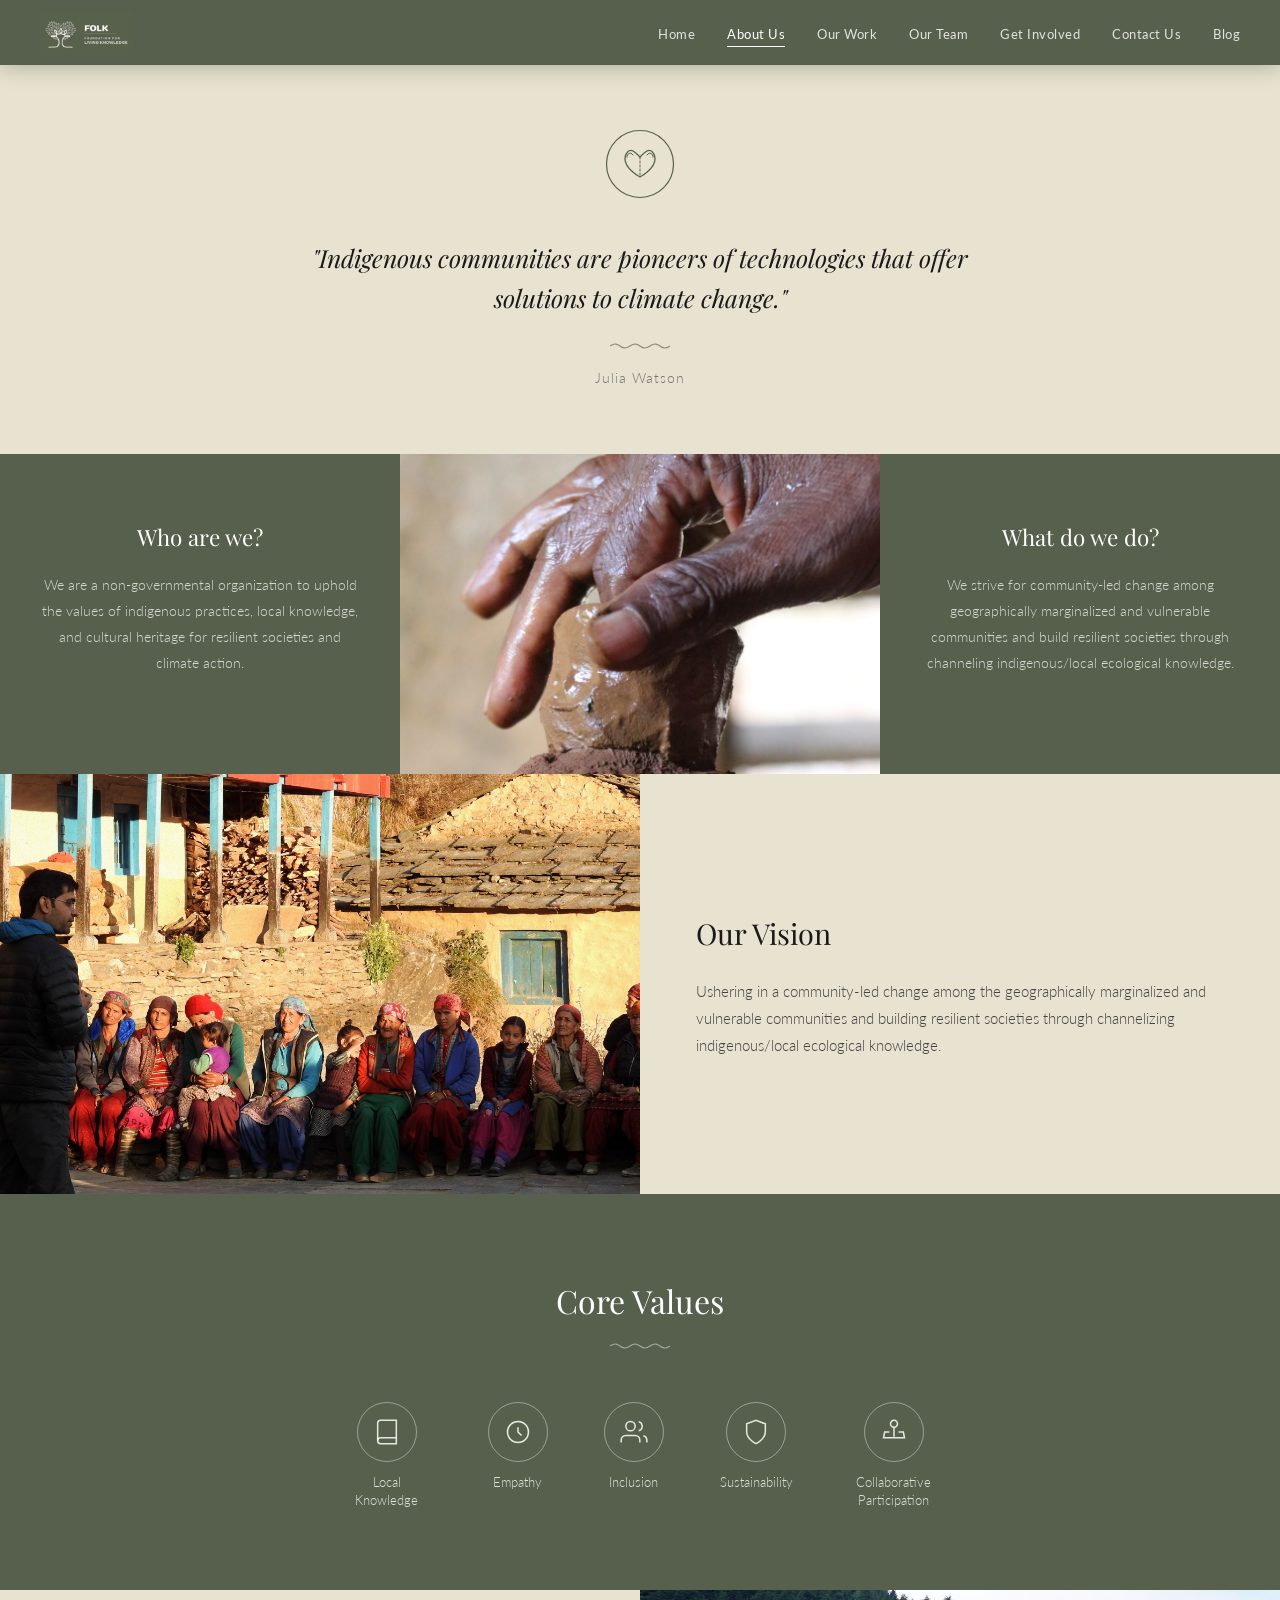
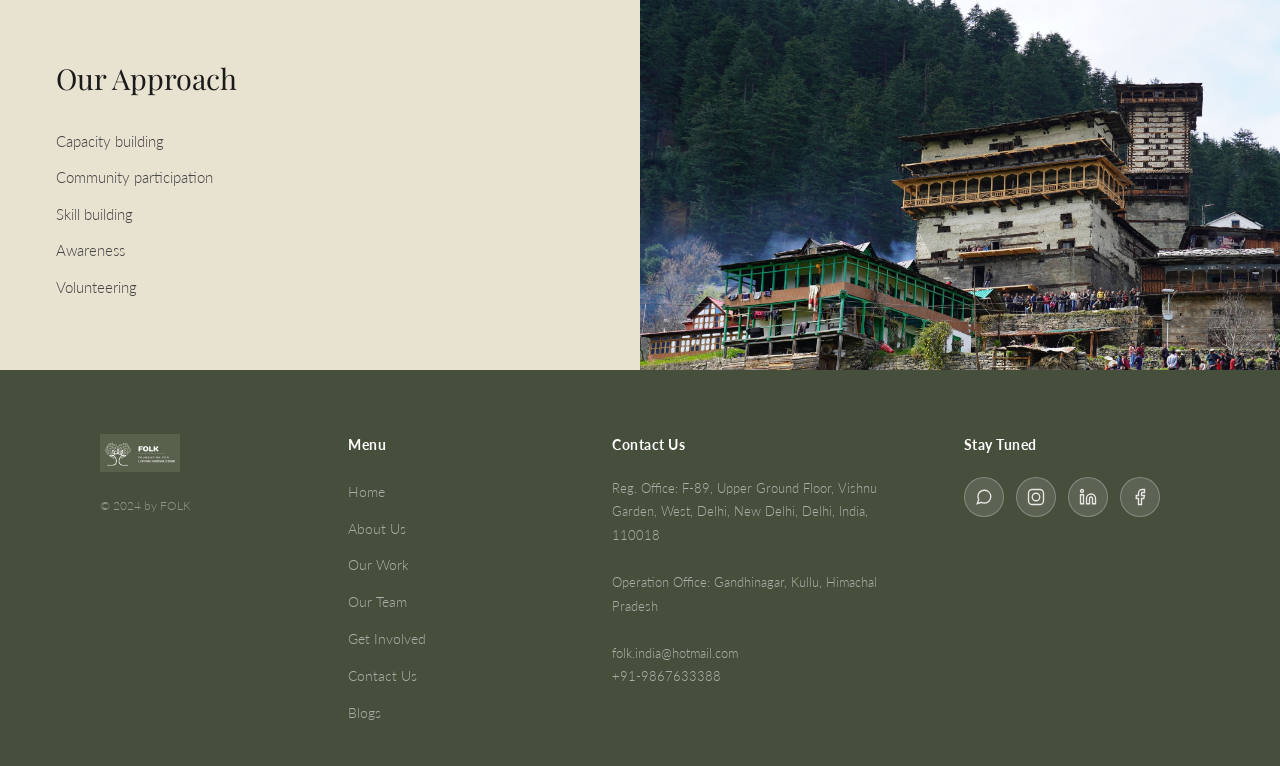
<file: about.html>
﻿<!DOCTYPE html>
<html lang="en">
<head>
  <meta charset="UTF-8" /><meta name="viewport" content="width=device-width, initial-scale=1.0" />
  <title>About Us — FOLK</title>
  <meta name="description" content="Learn about FOLK's mission to preserve indigenous knowledge, cultural heritage, and disaster risk reduction." />
  <link rel="stylesheet" href="css/style.css" />
  <link rel="icon" href="data:image/svg+xml,<svg xmlns='http://www.w3.org/2000/svg' viewBox='0 0 100 100'><text y='.9em' font-size='90'>🌿</text></svg>" />
</head>
<body>

<!-- NAVBAR -->
<nav class="navbar">
  <a href="index.html" class="logo"><img src="images/logo-white.jpg" alt="FOLK — Foundation For Living Knowledge" class="logo-img" /></a>
  <button class="nav-toggle" aria-label="Menu"><span></span><span></span><span></span></button>
  <ul class="nav-links">
    <li><a href="index.html">Home</a></li>
    <li><a href="about.html" class="active">About Us</a></li>
    <li><a href="our-work.html">Our Work</a></li>
    <li><a href="our-team.html">Our Team</a></li>
    <li><a href="get-involved.html">Get Involved</a></li>
    <li><a href="contact.html">Contact Us</a></li>
    <li><a href="blog.html">Blog</a></li>
  </ul>
</nav>

<!-- QUOTE HERO (cream) -->
<section class="quote-hero" style="padding-top:calc(var(--nav-h) + 4rem)">
  <!-- Lotus / hands icon -->
  <svg class="folk-icon-lg" viewBox="0 0 70 70" fill="none" xmlns="http://www.w3.org/2000/svg">
    <circle cx="35" cy="35" r="33.5" stroke="#58614c" stroke-width="1.2"/>
    <path d="M35 48 C35 48 20 40 20 30 C20 24 24 20 28 22 C30 23 32 25 35 28 C38 25 40 23 42 22 C46 20 50 24 50 30 C50 40 35 48 35 48Z" stroke="#58614c" stroke-width="1.3" fill="none"/>
    <path d="M28 26 C25 22 22 25 22 28" stroke="#58614c" stroke-width="1" fill="none" stroke-linecap="round"/>
    <path d="M42 26 C45 22 48 25 48 28" stroke="#58614c" stroke-width="1" fill="none" stroke-linecap="round"/>
    <path d="M35 28 L35 48" stroke="#58614c" stroke-width="1" stroke-dasharray="2 2" stroke-linecap="round"/>
  </svg>
  <h1 class="sr-only">About FOLK — Foundation For Living Knowledge</h1>
  <blockquote class="quote-text">"Indigenous communities are pioneers of technologies that offer solutions to climate change."</blockquote>
  <div class="title-deco" style="color:var(--text-dark);margin:0.75rem auto">
    <svg width="60" height="16" viewBox="0 0 60 16" fill="none"><path d="M0 8 C10 1 10 15 20 8 C30 1 30 15 40 8 C50 1 50 15 60 8" stroke="currentColor" stroke-width="1.2" fill="none"/></svg>
  </div>
  <p class="quote-author">Julia Watson</p>
</section>

<!-- WHO / CENTER IMAGE / WHAT (dark) -->
<div class="bg-dark">
  <div class="who-what-grid">
    <div class="who-what-col">
      <h3>Who are we?</h3>
      <p>We are a non-governmental organization to uphold the values of indigenous practices, local knowledge, and cultural heritage for resilient societies and climate action.</p>
    </div>
    <div class="who-what-col center">
      <img class="site-img who-what-img" src="images/work-clay.jpg" alt="Traditional craft — indigenous knowledge in practice" />
    </div>
    <div class="who-what-col">
      <h3>What do we do?</h3>
      <p>We strive for community-led change among geographically marginalized and vulnerable communities and build resilient societies through channeling indigenous/local ecological knowledge.</p>
    </div>
  </div>
</div>

<!-- VISION SPLIT -->
<div class="vision-split">
  <img class="site-img vision-img" src="images/work-community.jpg" alt="Community gathering — Himachal Pradesh" />
  <div class="vision-text">
    <h2>Our Vision</h2>
    <p>Ushering in a community-led change among the geographically marginalized and vulnerable communities and building resilient societies through channelizing indigenous/local ecological knowledge.</p>
  </div>
</div>

<!-- CORE VALUES (dark) -->
<section class="bg-dark section-padded">
  <h2 class="section-title light">Core Values</h2>
  <div class="title-deco" style="color:white;margin-bottom:0">
    <svg width="60" height="16" viewBox="0 0 60 16" fill="none"><path d="M0 8 C10 1 10 15 20 8 C30 1 30 15 40 8 C50 1 50 15 60 8" stroke="white" stroke-width="1.2" fill="none"/></svg>
  </div>
  <div class="values-icons">
    <div class="value-icon-item">
      <div class="value-icon-circle">
        <svg viewBox="0 0 24 24"><path d="M4 19.5A2.5 2.5 0 016.5 17H20"/><path d="M6.5 2H20v20H6.5A2.5 2.5 0 014 19.5v-15A2.5 2.5 0 016.5 2z"/></svg>
      </div>
      <span>Local Knowledge</span>
    </div>
    <div class="value-icon-item">
      <div class="value-icon-circle">
        <svg viewBox="0 0 24 24"><circle cx="12" cy="12" r="9"/><path d="M12 8v4l3 3"/></svg>
      </div>
      <span>Empathy</span>
    </div>
    <div class="value-icon-item">
      <div class="value-icon-circle">
        <svg viewBox="0 0 24 24"><path d="M17 21v-2a4 4 0 00-4-4H5a4 4 0 00-4 4v2"/><circle cx="9" cy="7" r="4"/><path d="M23 21v-2a4 4 0 00-3-3.87M16 3.13a4 4 0 010 7.75"/></svg>
      </div>
      <span>Inclusion</span>
    </div>
    <div class="value-icon-item">
      <div class="value-icon-circle">
        <svg viewBox="0 0 24 24"><path d="M12 22s8-4 8-10V5l-8-3-8 3v7c0 6 8 10 8 10z"/></svg>
      </div>
      <span>Sustainability</span>
    </div>
    <div class="value-icon-item">
      <div class="value-icon-circle">
        <svg viewBox="0 0 24 24"><circle cx="12" cy="5" r="3"/><path d="M12 8v8M8 12H4l-1 5h18l-1-5h-4M16 12h4"/></svg>
      </div>
      <span>Collaborative Participation</span>
    </div>
  </div>
</section>

<!-- OUR APPROACH (split) -->
<div class="approach-split">
  <div class="approach-text">
    <h2>Our Approach</h2>
    <ul class="approach-list">
      <li>Capacity building</li>
      <li>Community participation</li>
      <li>Skill building</li>
      <li>Awareness</li>
      <li>Volunteering</li>
    </ul>
  </div>
  <img class="site-img approach-img" src="images/work-temple.jpg" alt="Kathkuni heritage architecture — Himachal Pradesh" />
</div>

<!-- FOOTER -->
<footer class="footer">
  <div class="footer-inner">
    <div class="footer-brand">
      <div class="logo-sm"><img src="images/logo-white.jpg" alt="FOLK — Foundation For Living Knowledge" class="logo-img-sm" /></div>
      <p class="copy">© 2024 by FOLK</p>
    </div>
    <div class="footer-col"><h4>Menu</h4><ul><li><a href="index.html">Home</a></li><li><a href="about.html">About Us</a></li><li><a href="our-work.html">Our Work</a></li><li><a href="our-team.html">Our Team</a></li><li><a href="get-involved.html">Get Involved</a></li><li><a href="contact.html">Contact Us</a></li><li><a href="blog.html">Blogs</a></li></ul></div>
    <div class="footer-col"><h4>Contact Us</h4><address>Reg. Office: F-89, Upper Ground Floor, Vishnu Garden, West, Delhi, New Delhi, Delhi, India, 110018<br><br>Operation Office: Gandhinagar, Kullu, Himachal Pradesh<br><br><a href="mailto:folk.india@hotmail.com">folk.india@hotmail.com</a><br><a href="tel:+919867633388">+91-9867633388</a></address></div>
    <div class="footer-col"><h4>Stay Tuned</h4><div class="social-round"><a href="https://api.whatsapp.com/message/43WELYTEPMSCD1" title="WhatsApp" target="_blank" rel="noopener"><svg width="18" height="18" viewBox="0 0 24 24" fill="none" stroke="currentColor" stroke-width="1.8"><path d="M21 11.5a8.38 8.38 0 01-.9 3.8 8.5 8.5 0 01-7.6 4.7 8.38 8.38 0 01-3.8-.9L3 21l1.9-5.7a8.38 8.38 0 01-.9-3.8 8.5 8.5 0 014.7-7.6 8.38 8.38 0 013.8-.9h.5a8.48 8.48 0 018 8v.5z"/></svg></a><a href="https://www.instagram.com/folk.organization" title="Instagram" target="_blank" rel="noopener"><svg width="18" height="18" viewBox="0 0 24 24" fill="none" stroke="currentColor" stroke-width="1.8"><rect x="2" y="2" width="20" height="20" rx="5"/><circle cx="12" cy="12" r="5"/><circle cx="17.5" cy="6.5" r="0.5" fill="currentColor" stroke="none"/></svg></a><a href="https://www.linkedin.com/company/82987163" title="LinkedIn" target="_blank" rel="noopener"><svg width="18" height="18" viewBox="0 0 24 24" fill="none" stroke="currentColor" stroke-width="1.8"><path d="M16 8a6 6 0 016 6v7h-4v-7a2 2 0 00-2-2 2 2 0 00-2 2v7h-4v-7a6 6 0 016-6zM2 9h4v12H2z"/><circle cx="4" cy="4" r="2"/></svg></a><a href="https://www.facebook.com/folk.organization" title="Facebook" target="_blank" rel="noopener"><svg width="18" height="18" viewBox="0 0 24 24" fill="none" stroke="currentColor" stroke-width="1.8"><path d="M18 2h-3a5 5 0 00-5 5v3H7v4h3v8h4v-8h3l1-4h-4V7a1 1 0 011-1h3z"/></svg></a></div></div>
  </div>
</footer>
<script src="js/main.js"></script>
</body>
</html>
</file>
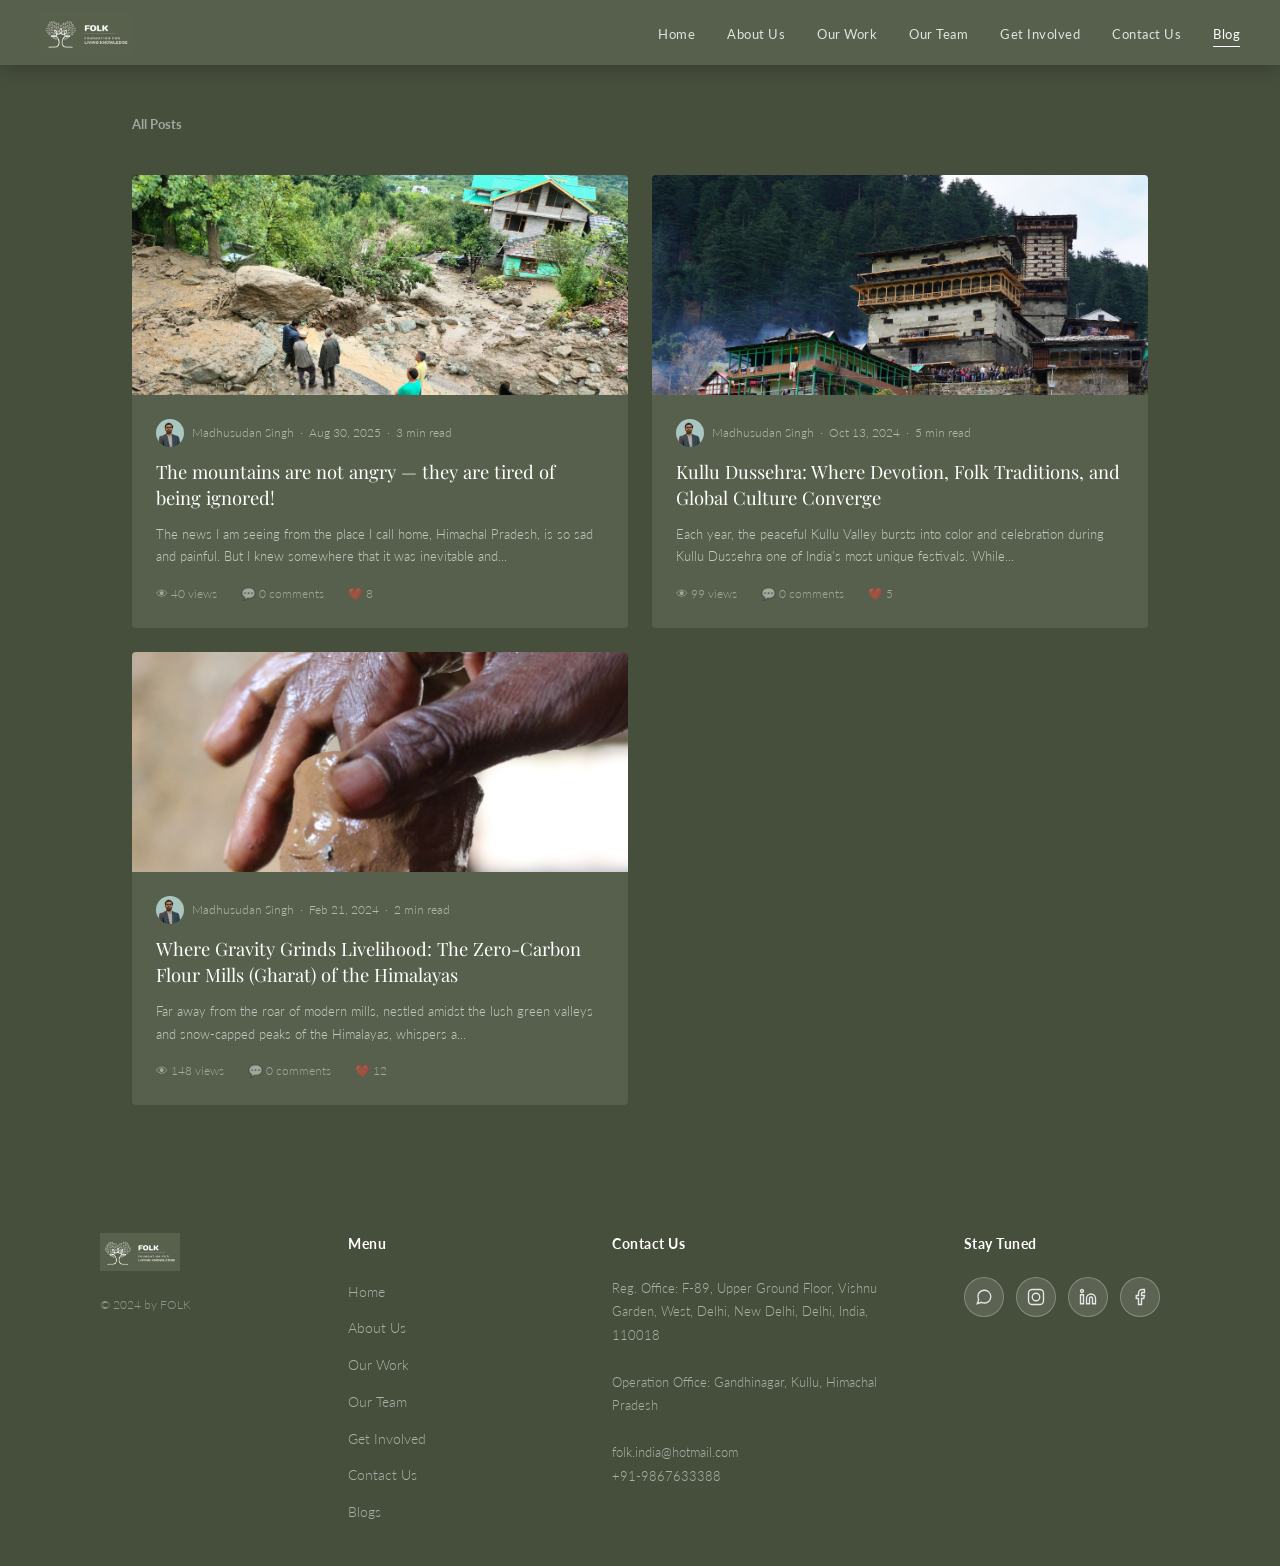
<file: blog.html>
﻿<!DOCTYPE html>
<html lang="en">
<head>
  <meta charset="UTF-8" /><meta name="viewport" content="width=device-width, initial-scale=1.0" />
  <title>Blog — FOLK</title>
  <meta name="description" content="Stories from the field — FOLK's blog on indigenous knowledge, Himalayan heritage, and climate resilience." />
  <link rel="stylesheet" href="css/style.css" />
  <link rel="icon" href="data:image/svg+xml,<svg xmlns='http://www.w3.org/2000/svg' viewBox='0 0 100 100'><text y='.9em' font-size='90'>🌿</text></svg>" />
</head>
<body>

<nav class="navbar">
  <a href="index.html" class="logo"><img src="images/logo-white.jpg" alt="FOLK — Foundation For Living Knowledge" class="logo-img" /></a>
  <button class="nav-toggle" aria-label="Menu"><span></span><span></span><span></span></button>
  <ul class="nav-links"><li><a href="index.html">Home</a></li><li><a href="about.html">About Us</a></li><li><a href="our-work.html">Our Work</a></li><li><a href="our-team.html">Our Team</a></li><li><a href="get-involved.html">Get Involved</a></li><li><a href="contact.html">Contact Us</a></li><li><a href="blog.html" class="active">Blog</a></li></ul>
</nav>

<main class="blog-page">
  <div class="container">
    <h1 class="all-posts-label">All Posts</h1>
    <div class="blog-grid">

      <!-- Post 1 -->
      <a href="post-mountains.html" class="blog-card">
        <div class="blog-card-img">
          <img class="site-img" src="images/work-flood-damage.jpg" alt="Flood disaster — Himachal Pradesh" />
        </div>
        <div class="blog-card-body">
          <div class="blog-card-meta">
            <div class="author-avatar"><img class="site-img" src="images/team-madhu.jpg" alt="Madhusudan Singh" /></div>
            <span class="meta-text">Madhusudan Singh &nbsp;·&nbsp; Aug 30, 2025 &nbsp;·&nbsp; 3 min read</span>
          </div>
          <h3>The mountains are not angry — they are tired of being ignored!</h3>
          <p>The news I am seeing from the place I call home, Himachal Pradesh, is so sad and painful. But I knew somewhere that it was inevitable and...</p>
          <div class="blog-card-footer">
            <span>👁 40 views</span>
            <span>💬 0 comments</span>
            <span>❤️ 8</span>
          </div>
        </div>
      </a>

      <!-- Post 2 -->
      <a href="post-dussehra.html" class="blog-card">
        <div class="blog-card-img">
          <img class="site-img" src="images/work-temple.jpg" alt="Kullu Dussehra festival" />
        </div>
        <div class="blog-card-body">
          <div class="blog-card-meta">
            <div class="author-avatar"><img class="site-img" src="images/team-madhu.jpg" alt="Madhusudan Singh" /></div>
            <span class="meta-text">Madhusudan Singh &nbsp;·&nbsp; Oct 13, 2024 &nbsp;·&nbsp; 5 min read</span>
          </div>
          <h3>Kullu Dussehra: Where Devotion, Folk Traditions, and Global Culture Converge</h3>
          <p>Each year, the peaceful Kullu Valley bursts into color and celebration during Kullu Dussehra one of India's most unique festivals. While...</p>
          <div class="blog-card-footer">
            <span>👁 99 views</span>
            <span>💬 0 comments</span>
            <span>❤️ 5</span>
          </div>
        </div>
      </a>

      <!-- Post 3 -->
      <a href="post-gharat.html" class="blog-card">
        <div class="blog-card-img">
          <img class="site-img" src="images/work-clay.jpg" alt="Traditional craft — Himalayan water mill Gharat" />
        </div>
        <div class="blog-card-body">
          <div class="blog-card-meta">
            <div class="author-avatar"><img class="site-img" src="images/team-madhu.jpg" alt="Madhusudan Singh" /></div>
            <span class="meta-text">Madhusudan Singh &nbsp;·&nbsp; Feb 21, 2024 &nbsp;·&nbsp; 2 min read</span>
          </div>
          <h3>Where Gravity Grinds Livelihood: The Zero-Carbon Flour Mills (Gharat) of the Himalayas</h3>
          <p>Far away from the roar of modern mills, nestled amidst the lush green valleys and snow-capped peaks of the Himalayas, whispers a...</p>
          <div class="blog-card-footer">
            <span>👁 148 views</span>
            <span>💬 0 comments</span>
            <span>❤️ 12</span>
          </div>
        </div>
      </a>

    </div>
  </div>
</main>

<!-- FOOTER -->
<footer class="footer">
  <div class="footer-inner">
    <div class="footer-brand"><div class="logo-sm"><img src="images/logo-white.jpg" alt="FOLK — Foundation For Living Knowledge" class="logo-img-sm" /></div><p class="copy">© 2024 by FOLK</p></div>
    <div class="footer-col"><h4>Menu</h4><ul><li><a href="index.html">Home</a></li><li><a href="about.html">About Us</a></li><li><a href="our-work.html">Our Work</a></li><li><a href="our-team.html">Our Team</a></li><li><a href="get-involved.html">Get Involved</a></li><li><a href="contact.html">Contact Us</a></li><li><a href="blog.html">Blogs</a></li></ul></div>
    <div class="footer-col"><h4>Contact Us</h4><address>Reg. Office: F-89, Upper Ground Floor, Vishnu Garden, West, Delhi, New Delhi, Delhi, India, 110018<br><br>Operation Office: Gandhinagar, Kullu, Himachal Pradesh<br><br><a href="mailto:folk.india@hotmail.com">folk.india@hotmail.com</a><br><a href="tel:+919867633388">+91-9867633388</a></address></div>
    <div class="footer-col"><h4>Stay Tuned</h4><div class="social-round"><a href="https://api.whatsapp.com/message/43WELYTEPMSCD1" title="WhatsApp" target="_blank" rel="noopener"><svg width="18" height="18" viewBox="0 0 24 24" fill="none" stroke="currentColor" stroke-width="1.8"><path d="M21 11.5a8.38 8.38 0 01-.9 3.8 8.5 8.5 0 01-7.6 4.7 8.38 8.38 0 01-3.8-.9L3 21l1.9-5.7a8.38 8.38 0 01-.9-3.8 8.5 8.5 0 014.7-7.6 8.38 8.38 0 013.8-.9h.5a8.48 8.48 0 018 8v.5z"/></svg></a><a href="https://www.instagram.com/folk.organization" title="Instagram" target="_blank" rel="noopener"><svg width="18" height="18" viewBox="0 0 24 24" fill="none" stroke="currentColor" stroke-width="1.8"><rect x="2" y="2" width="20" height="20" rx="5"/><circle cx="12" cy="12" r="5"/></svg></a><a href="https://www.linkedin.com/company/82987163" title="LinkedIn" target="_blank" rel="noopener"><svg width="18" height="18" viewBox="0 0 24 24" fill="none" stroke="currentColor" stroke-width="1.8"><path d="M16 8a6 6 0 016 6v7h-4v-7a2 2 0 00-2-2 2 2 0 00-2 2v7h-4v-7a6 6 0 016-6zM2 9h4v12H2z"/><circle cx="4" cy="4" r="2"/></svg></a><a href="https://www.facebook.com/folk.organization" title="Facebook" target="_blank" rel="noopener"><svg width="18" height="18" viewBox="0 0 24 24" fill="none" stroke="currentColor" stroke-width="1.8"><path d="M18 2h-3a5 5 0 00-5 5v3H7v4h3v8h4v-8h3l1-4h-4V7a1 1 0 011-1h3z"/></svg></a></div></div>
  </div>
</footer>
<script src="js/main.js"></script>
</body>
</html>
</file>
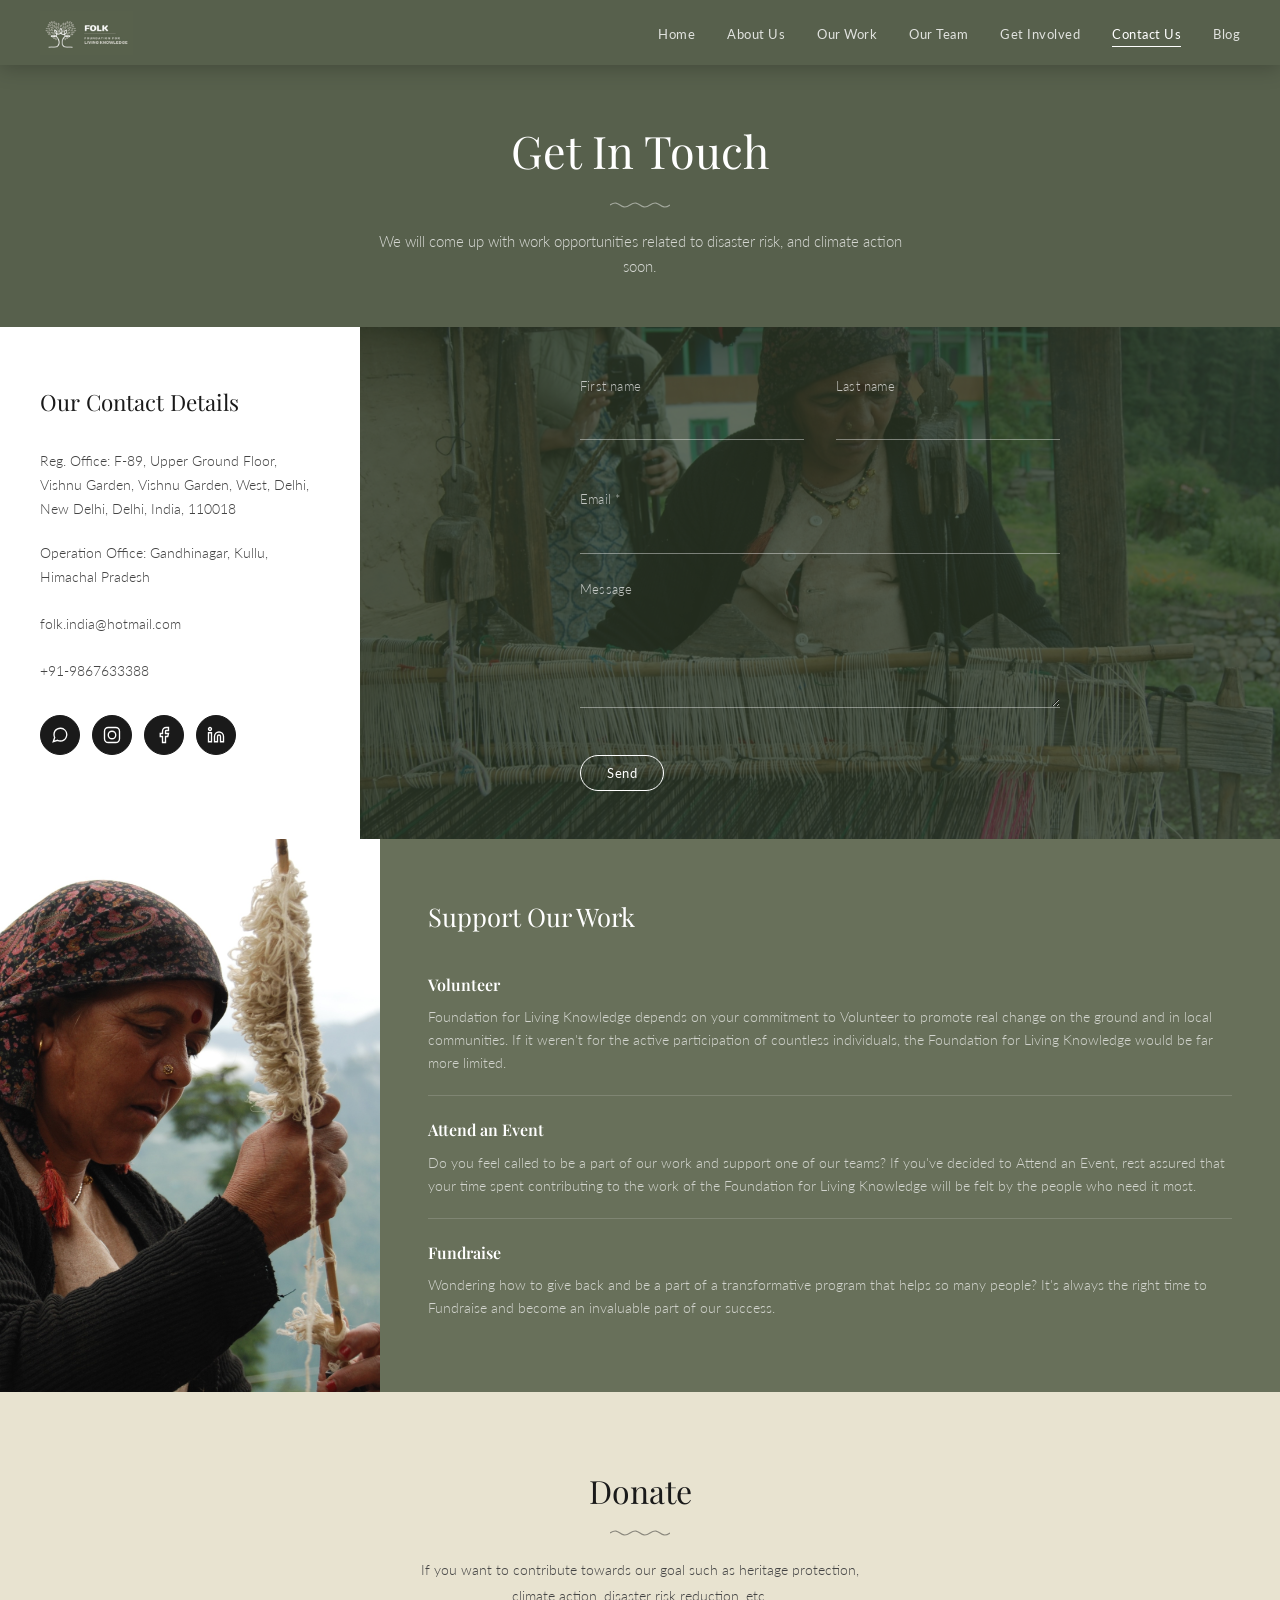
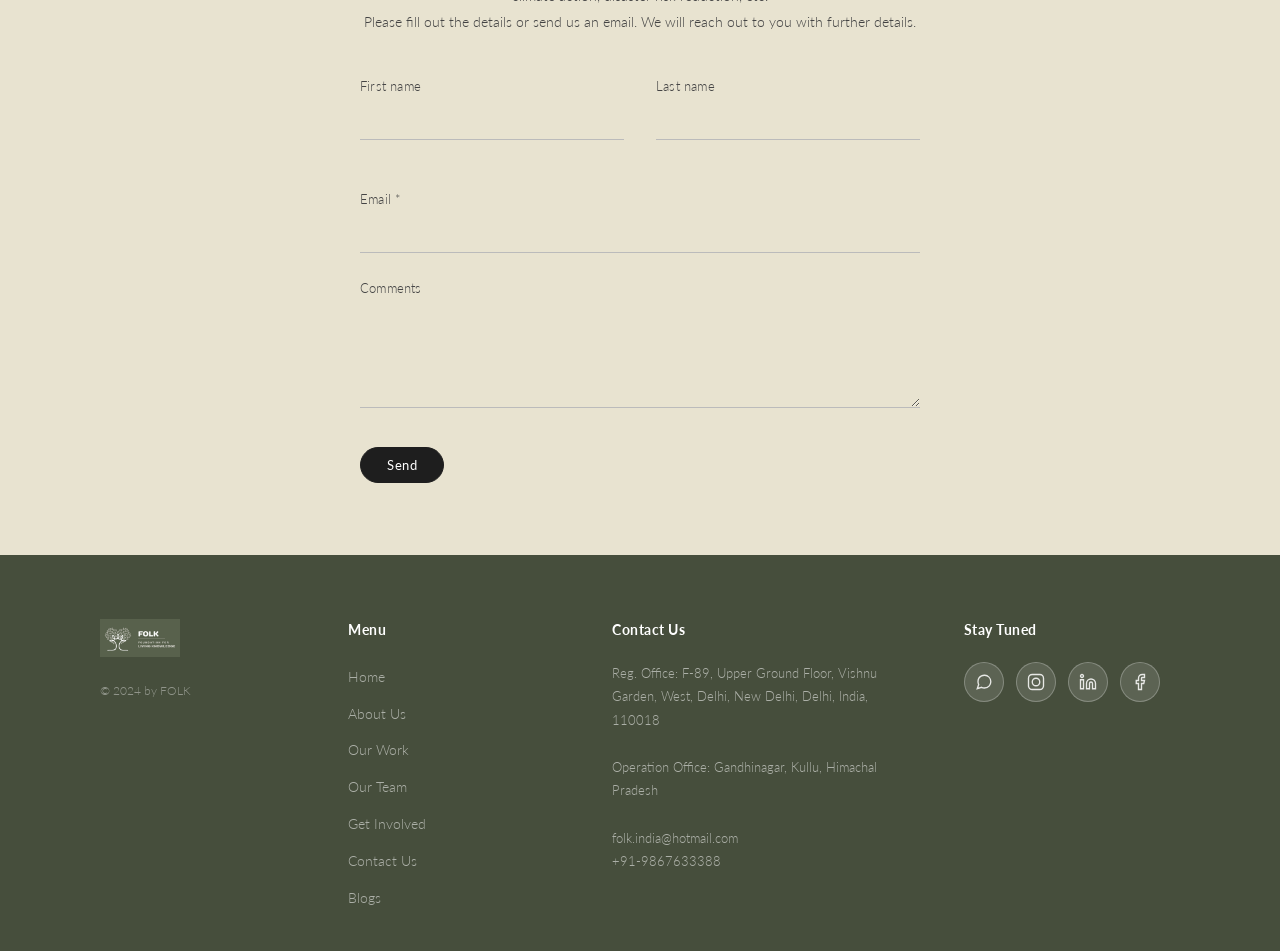
<file: contact.html>
﻿<!DOCTYPE html>
<html lang="en">
<head>
  <meta charset="UTF-8" /><meta name="viewport" content="width=device-width, initial-scale=1.0" />
  <title>Contact Us — FOLK</title>
  <meta name="description" content="Contact FOLK — Foundation For Living Knowledge. Delhi and Kullu offices." />
  <link rel="stylesheet" href="css/style.css" />
  <link rel="icon" href="data:image/svg+xml,<svg xmlns='http://www.w3.org/2000/svg' viewBox='0 0 100 100'><text y='.9em' font-size='90'>🌿</text></svg>" />
</head>
<body>

<nav class="navbar">
  <a href="index.html" class="logo"><img src="images/logo-white.jpg" alt="FOLK — Foundation For Living Knowledge" class="logo-img" /></a>
  <button class="nav-toggle" aria-label="Menu"><span></span><span></span><span></span></button>
  <ul class="nav-links"><li><a href="index.html">Home</a></li><li><a href="about.html">About Us</a></li><li><a href="our-work.html">Our Work</a></li><li><a href="our-team.html">Our Team</a></li><li><a href="get-involved.html">Get Involved</a></li><li><a href="contact.html" class="active">Contact Us</a></li><li><a href="blog.html">Blog</a></li></ul>
</nav>

<!-- CONTACT HEADER (dark) -->
<section class="contact-header bg-dark">
  <h1>Get In Touch</h1>
  <div class="title-deco" style="color:white;margin:0.5rem auto">
    <svg width="60" height="16" viewBox="0 0 60 16" fill="none"><path d="M0 8 C10 1 10 15 20 8 C30 1 30 15 40 8 C50 1 50 15 60 8" stroke="white" stroke-width="1.2" fill="none"/></svg>
  </div>
  <p>We will come up with work opportunities related to disaster risk, and climate action soon.</p>
</section>

<!-- CONTACT BODY: details | form over image -->
<div class="contact-body">
  <div class="contact-details-col">
    <h3>Our Contact Details</h3>
    <div class="contact-detail-item">
      <p>Reg. Office: F-89, Upper Ground Floor, Vishnu Garden, Vishnu Garden, West, Delhi, New Delhi, Delhi, India, 110018</p>
    </div>
    <div class="contact-detail-item">
      <p>Operation Office: Gandhinagar, Kullu, Himachal Pradesh</p>
    </div>
    <div class="contact-detail-item">
      <a href="mailto:folk.india@hotmail.com">folk.india@hotmail.com</a>
    </div>
    <div class="contact-detail-item">
      <a href="tel:+919867633388">+91-9867633388</a>
    </div>
    <div class="contact-social">
      <div class="social-round dark-icons">
        <a href="https://api.whatsapp.com/message/43WELYTEPMSCD1" title="WhatsApp" target="_blank" rel="noopener"><svg width="18" height="18" viewBox="0 0 24 24" fill="none" stroke="currentColor" stroke-width="1.8"><path d="M21 11.5a8.38 8.38 0 01-.9 3.8 8.5 8.5 0 01-7.6 4.7 8.38 8.38 0 01-3.8-.9L3 21l1.9-5.7a8.38 8.38 0 01-.9-3.8 8.5 8.5 0 014.7-7.6 8.38 8.38 0 013.8-.9h.5a8.48 8.48 0 018 8v.5z"/></svg></a>
        <a href="https://www.instagram.com/folk.organization" title="Instagram" target="_blank" rel="noopener"><svg width="18" height="18" viewBox="0 0 24 24" fill="none" stroke="currentColor" stroke-width="1.8"><rect x="2" y="2" width="20" height="20" rx="5"/><circle cx="12" cy="12" r="5"/></svg></a>
        <a href="https://www.facebook.com/folk.organization" title="Facebook" target="_blank" rel="noopener"><svg width="18" height="18" viewBox="0 0 24 24" fill="none" stroke="currentColor" stroke-width="1.8"><path d="M18 2h-3a5 5 0 00-5 5v3H7v4h3v8h4v-8h3l1-4h-4V7a1 1 0 011-1h3z"/></svg></a>
        <a href="https://www.linkedin.com/company/82987163" title="LinkedIn" target="_blank" rel="noopener"><svg width="18" height="18" viewBox="0 0 24 24" fill="none" stroke="currentColor" stroke-width="1.8"><path d="M16 8a6 6 0 016 6v7h-4v-7a2 2 0 00-2-2 2 2 0 00-2 2v7h-4v-7a6 6 0 016-6zM2 9h4v12H2z"/><circle cx="4" cy="4" r="2"/></svg></a>
      </div>
    </div>
  </div>

  <div class="contact-form-col">
    <div class="contact-form-bg"><img class="site-img" src="images/work-weaving.jpg" alt="FOLK team in field" /></div>
    <div class="contact-form-overlay"></div>
    <div class="contact-form-inner">
      <form class="form-minimal" id="form-contact" style="max-width:none">
        <div class="form-row-2">
          <div class="form-field light"><label>First name</label><input type="text" name="fname" required /></div>
          <div class="form-field light"><label>Last name</label><input type="text" name="lname" required /></div>
        </div>
        <div class="form-field light"><label>Email *</label><input type="email" name="email" required /></div>
        <div class="form-field light"><label>Message</label><textarea name="message" rows="4"></textarea></div>
        <div class="form-submit"><button type="submit" class="btn-outline-light btn" style="margin-top:0.5rem">Send</button></div>
      </form>
    </div>
  </div>
</div>

<!-- SUPPORT OUR WORK (dark) -->
<div class="support-section">
  <div class="support-grid">
    <img class="site-img support-img-ph" src="images/work-spinning.jpg" alt="Traditional craft — Himachal Pradesh" />
    <div class="support-text">
      <h2>Support Our Work</h2>
      <div class="support-item">
        <h4>Volunteer</h4>
        <p>Foundation for Living Knowledge depends on your commitment to Volunteer to promote real change on the ground and in local communities. If it weren't for the active participation of countless individuals, the Foundation for Living Knowledge would be far more limited.</p>
        <hr>
      </div>
      <div class="support-item">
        <h4>Attend an Event</h4>
        <p>Do you feel called to be a part of our work and support one of our teams? If you've decided to Attend an Event, rest assured that your time spent contributing to the work of the Foundation for Living Knowledge will be felt by the people who need it most.</p>
        <hr>
      </div>
      <div class="support-item">
        <h4>Fundraise</h4>
        <p>Wondering how to give back and be a part of a transformative program that helps so many people? It's always the right time to Fundraise and become an invaluable part of our success.</p>
      </div>
    </div>
  </div>
</div>

<!-- DONATE SECTION (cream) -->
<section class="donate-section">
  <h2>Donate</h2>
  <div class="title-deco" style="color:var(--text-dark);margin:0.4rem auto 0">
    <svg width="60" height="16" viewBox="0 0 60 16" fill="none"><path d="M0 8 C10 1 10 15 20 8 C30 1 30 15 40 8 C50 1 50 15 60 8" stroke="currentColor" stroke-width="1.2" fill="none"/></svg>
  </div>
  <p>If you want to contribute towards our goal such as heritage protection,<br>climate action, disaster risk reduction, etc.<br>Please fill out the details or send us an email. We will reach out to you with further details.</p>

  <form class="form-minimal donate-form" id="form-donate" style="text-align:left">
    <div class="form-row-2">
      <div class="form-field"><label>First name</label><input type="text" name="fname" required /></div>
      <div class="form-field"><label>Last name</label><input type="text" name="lname" required /></div>
    </div>
    <div class="form-field"><label>Email *</label><input type="email" name="email" required /></div>
    <div class="form-field"><label>Comments</label><textarea name="comments" rows="3"></textarea></div>
    <div class="form-submit"><button type="submit" class="btn">Send</button></div>
  </form>
</section>

<!-- FOOTER -->
<footer class="footer">
  <div class="footer-inner">
    <div class="footer-brand"><div class="logo-sm"><img src="images/logo-white.jpg" alt="FOLK — Foundation For Living Knowledge" class="logo-img-sm" /></div><p class="copy">© 2024 by FOLK</p></div>
    <div class="footer-col"><h4>Menu</h4><ul><li><a href="index.html">Home</a></li><li><a href="about.html">About Us</a></li><li><a href="our-work.html">Our Work</a></li><li><a href="our-team.html">Our Team</a></li><li><a href="get-involved.html">Get Involved</a></li><li><a href="contact.html">Contact Us</a></li><li><a href="blog.html">Blogs</a></li></ul></div>
    <div class="footer-col"><h4>Contact Us</h4><address>Reg. Office: F-89, Upper Ground Floor, Vishnu Garden, West, Delhi, New Delhi, Delhi, India, 110018<br><br>Operation Office: Gandhinagar, Kullu, Himachal Pradesh<br><br><a href="mailto:folk.india@hotmail.com">folk.india@hotmail.com</a><br><a href="tel:+919867633388">+91-9867633388</a></address></div>
    <div class="footer-col"><h4>Stay Tuned</h4><div class="social-round"><a href="https://api.whatsapp.com/message/43WELYTEPMSCD1" title="WhatsApp" target="_blank" rel="noopener"><svg width="18" height="18" viewBox="0 0 24 24" fill="none" stroke="currentColor" stroke-width="1.8"><path d="M21 11.5a8.38 8.38 0 01-.9 3.8 8.5 8.5 0 01-7.6 4.7 8.38 8.38 0 01-3.8-.9L3 21l1.9-5.7a8.38 8.38 0 01-.9-3.8 8.5 8.5 0 014.7-7.6 8.38 8.38 0 013.8-.9h.5a8.48 8.48 0 018 8v.5z"/></svg></a><a href="https://www.instagram.com/folk.organization" title="Instagram" target="_blank" rel="noopener"><svg width="18" height="18" viewBox="0 0 24 24" fill="none" stroke="currentColor" stroke-width="1.8"><rect x="2" y="2" width="20" height="20" rx="5"/><circle cx="12" cy="12" r="5"/></svg></a><a href="https://www.linkedin.com/company/82987163" title="LinkedIn" target="_blank" rel="noopener"><svg width="18" height="18" viewBox="0 0 24 24" fill="none" stroke="currentColor" stroke-width="1.8"><path d="M16 8a6 6 0 016 6v7h-4v-7a2 2 0 00-2-2 2 2 0 00-2 2v7h-4v-7a6 6 0 016-6zM2 9h4v12H2z"/><circle cx="4" cy="4" r="2"/></svg></a><a href="https://www.facebook.com/folk.organization" title="Facebook" target="_blank" rel="noopener"><svg width="18" height="18" viewBox="0 0 24 24" fill="none" stroke="currentColor" stroke-width="1.8"><path d="M18 2h-3a5 5 0 00-5 5v3H7v4h3v8h4v-8h3l1-4h-4V7a1 1 0 011-1h3z"/></svg></a></div></div>
  </div>
</footer>

<script src="js/main.js"></script>
</body>
</html>
</file>
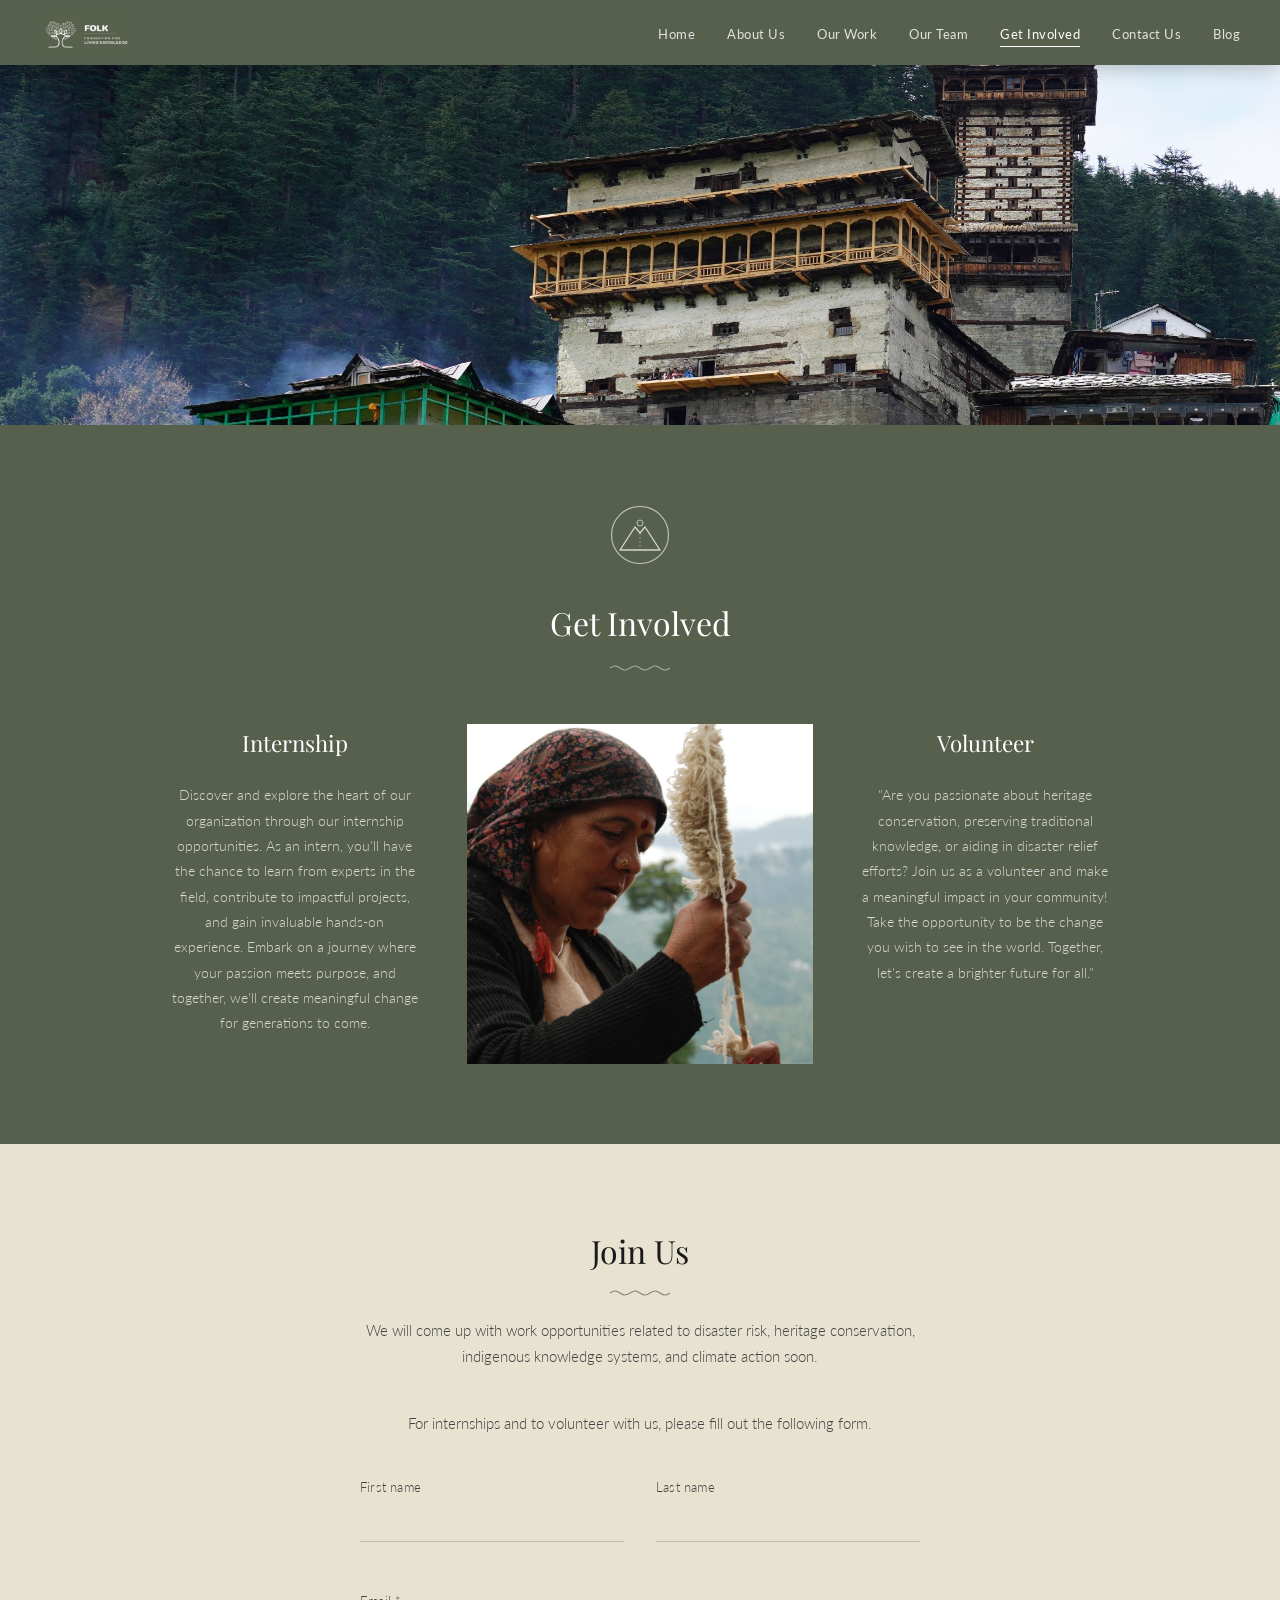
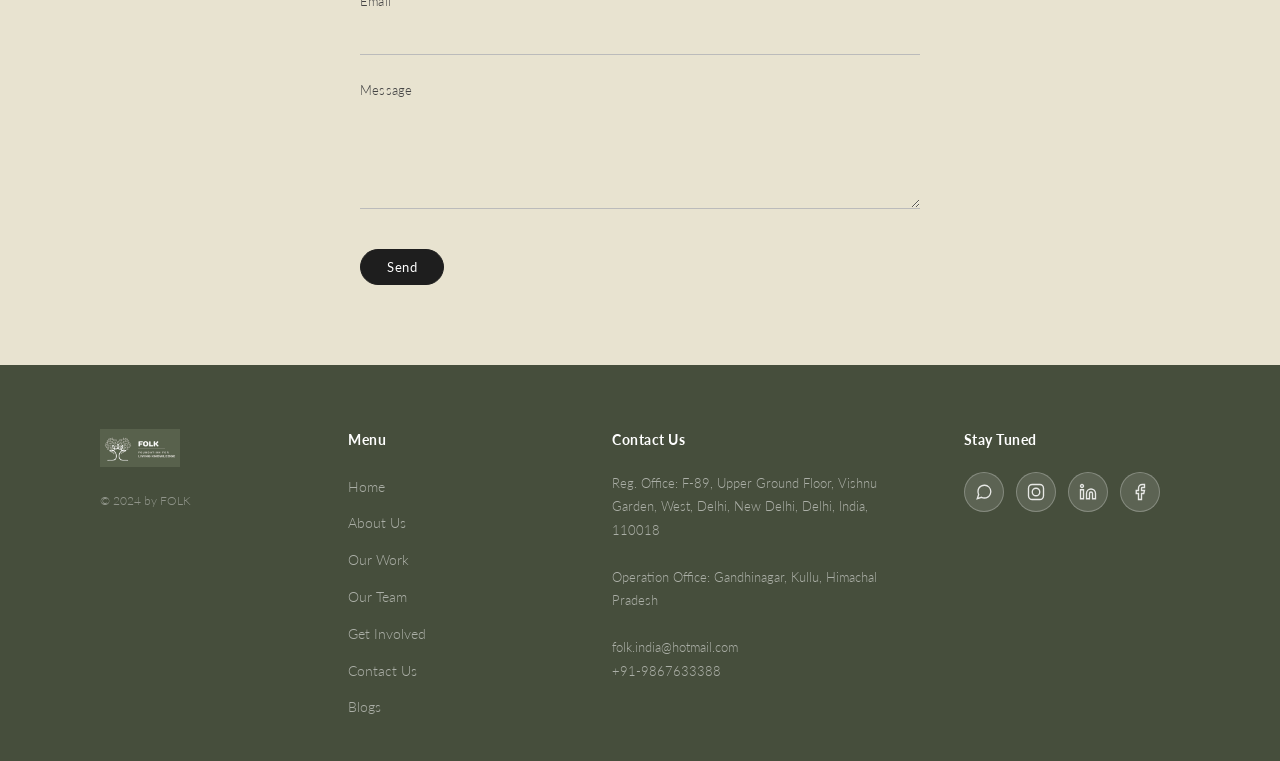
<file: get-involved.html>
﻿<!DOCTYPE html>
<html lang="en">
<head>
  <meta charset="UTF-8" /><meta name="viewport" content="width=device-width, initial-scale=1.0" />
  <title>Get Involved — FOLK</title>
  <meta name="description" content="Volunteer or intern with FOLK — Foundation For Living Knowledge." />
  <link rel="stylesheet" href="css/style.css" />
  <link rel="icon" href="data:image/svg+xml,<svg xmlns='http://www.w3.org/2000/svg' viewBox='0 0 100 100'><text y='.9em' font-size='90'>🌿</text></svg>" />
</head>
<body>

<nav class="navbar">
  <a href="index.html" class="logo"><img src="images/logo-white.jpg" alt="FOLK — Foundation For Living Knowledge" class="logo-img" /></a>
  <button class="nav-toggle" aria-label="Menu"><span></span><span></span><span></span></button>
  <ul class="nav-links"><li><a href="index.html">Home</a></li><li><a href="about.html">About Us</a></li><li><a href="our-work.html">Our Work</a></li><li><a href="our-team.html">Our Team</a></li><li><a href="get-involved.html" class="active">Get Involved</a></li><li><a href="contact.html">Contact Us</a></li><li><a href="blog.html">Blog</a></li></ul>
</nav>

<!-- FULL-WIDTH HERO IMAGE -->
<div class="gi-hero">
  <img class="site-img" src="images/work-temple.jpg" alt="Himalayan temple — Himachal Pradesh" />
</div>

<!-- GET INVOLVED SECTION (dark) -->
<section class="gi-section bg-dark">
  <div style="text-align:center">
    <!-- Mountain / tent icon -->
    <svg class="gi-icon" viewBox="0 0 60 60" fill="none" xmlns="http://www.w3.org/2000/svg">
      <circle cx="30" cy="30" r="28.5" stroke="rgba(255,255,255,0.6)" stroke-width="1.2"/>
      <path d="M10 45 L25 22 L30 28 L35 22 L50 45 Z" stroke="rgba(255,255,255,0.75)" stroke-width="1.3" fill="none" stroke-linejoin="round"/>
      <path d="M30 28 L30 45" stroke="rgba(255,255,255,0.4)" stroke-width="1" stroke-dasharray="2 2"/>
      <circle cx="30" cy="18" r="3" stroke="rgba(255,255,255,0.6)" stroke-width="1" fill="none"/>
    </svg>
    <h1 class="section-title light">Get Involved</h1>
    <div class="title-deco" style="color:white;margin-bottom:0">
      <svg width="60" height="16" viewBox="0 0 60 16" fill="none"><path d="M0 8 C10 1 10 15 20 8 C30 1 30 15 40 8 C50 1 50 15 60 8" stroke="white" stroke-width="1.2" fill="none"/></svg>
    </div>
  </div>

  <div class="gi-three">
    <div class="gi-col">
      <h3>Internship</h3>
      <p>Discover and explore the heart of our organization through our internship opportunities. As an intern, you'll have the chance to learn from experts in the field, contribute to impactful projects, and gain invaluable hands-on experience. Embark on a journey where your passion meets purpose, and together, we'll create meaningful change for generations to come.</p>
    </div>
    <div class="gi-col center">
      <div class="gi-img-ph"><img class="site-img" src="images/work-spinning.jpg" alt="Woman spinning wool — traditional craft" /></div>
    </div>
    <div class="gi-col">
      <h3>Volunteer</h3>
      <p>"Are you passionate about heritage conservation, preserving traditional knowledge, or aiding in disaster relief efforts? Join us as a volunteer and make a meaningful impact in your community! Take the opportunity to be the change you wish to see in the world. Together, let's create a brighter future for all."</p>
    </div>
  </div>
</section>

<!-- JOIN US SECTION (cream) -->
<section class="join-section bg-cream">
  <h2>Join Us</h2>
  <div class="title-deco" style="color:var(--text-dark);margin:0.4rem auto 0">
    <svg width="60" height="16" viewBox="0 0 60 16" fill="none"><path d="M0 8 C10 1 10 15 20 8 C30 1 30 15 40 8 C50 1 50 15 60 8" stroke="currentColor" stroke-width="1.2" fill="none"/></svg>
  </div>
  <p class="subtitle">We will come up with work opportunities related to disaster risk, heritage conservation, indigenous knowledge systems, and climate action soon.</p>
  <p class="subtitle" style="margin-top:0;margin-bottom:2.5rem">For internships and to volunteer with us, please fill out the following form.</p>

  <form class="form-minimal" id="form-join" style="text-align:left">
    <div class="form-row-2">
      <div class="form-field"><label>First name</label><input type="text" name="fname" placeholder="" required /></div>
      <div class="form-field"><label>Last name</label><input type="text" name="lname" placeholder="" required /></div>
    </div>
    <div class="form-field"><label>Email *</label><input type="email" name="email" required /></div>
    <div class="form-field"><label>Message</label><textarea name="message" rows="4"></textarea></div>
    <div class="form-submit"><button type="submit" class="btn">Send</button></div>
  </form>
</section>

<!-- FOOTER -->
<footer class="footer">
  <div class="footer-inner">
    <div class="footer-brand"><div class="logo-sm"><img src="images/logo-white.jpg" alt="FOLK — Foundation For Living Knowledge" class="logo-img-sm" /></div><p class="copy">© 2024 by FOLK</p></div>
    <div class="footer-col"><h4>Menu</h4><ul><li><a href="index.html">Home</a></li><li><a href="about.html">About Us</a></li><li><a href="our-work.html">Our Work</a></li><li><a href="our-team.html">Our Team</a></li><li><a href="get-involved.html">Get Involved</a></li><li><a href="contact.html">Contact Us</a></li><li><a href="blog.html">Blogs</a></li></ul></div>
    <div class="footer-col"><h4>Contact Us</h4><address>Reg. Office: F-89, Upper Ground Floor, Vishnu Garden, West, Delhi, New Delhi, Delhi, India, 110018<br><br>Operation Office: Gandhinagar, Kullu, Himachal Pradesh<br><br><a href="mailto:folk.india@hotmail.com">folk.india@hotmail.com</a><br><a href="tel:+919867633388">+91-9867633388</a></address></div>
    <div class="footer-col"><h4>Stay Tuned</h4><div class="social-round"><a href="https://api.whatsapp.com/message/43WELYTEPMSCD1" title="WhatsApp" target="_blank" rel="noopener"><svg width="18" height="18" viewBox="0 0 24 24" fill="none" stroke="currentColor" stroke-width="1.8"><path d="M21 11.5a8.38 8.38 0 01-.9 3.8 8.5 8.5 0 01-7.6 4.7 8.38 8.38 0 01-3.8-.9L3 21l1.9-5.7a8.38 8.38 0 01-.9-3.8 8.5 8.5 0 014.7-7.6 8.38 8.38 0 013.8-.9h.5a8.48 8.48 0 018 8v.5z"/></svg></a><a href="https://www.instagram.com/folk.organization" title="Instagram" target="_blank" rel="noopener"><svg width="18" height="18" viewBox="0 0 24 24" fill="none" stroke="currentColor" stroke-width="1.8"><rect x="2" y="2" width="20" height="20" rx="5"/><circle cx="12" cy="12" r="5"/></svg></a><a href="https://www.linkedin.com/company/82987163" title="LinkedIn" target="_blank" rel="noopener"><svg width="18" height="18" viewBox="0 0 24 24" fill="none" stroke="currentColor" stroke-width="1.8"><path d="M16 8a6 6 0 016 6v7h-4v-7a2 2 0 00-2-2 2 2 0 00-2 2v7h-4v-7a6 6 0 016-6zM2 9h4v12H2z"/><circle cx="4" cy="4" r="2"/></svg></a><a href="https://www.facebook.com/folk.organization" title="Facebook" target="_blank" rel="noopener"><svg width="18" height="18" viewBox="0 0 24 24" fill="none" stroke="currentColor" stroke-width="1.8"><path d="M18 2h-3a5 5 0 00-5 5v3H7v4h3v8h4v-8h3l1-4h-4V7a1 1 0 011-1h3z"/></svg></a></div></div>
  </div>
</footer>
<script src="js/main.js"></script>
</body>
</html>
</file>
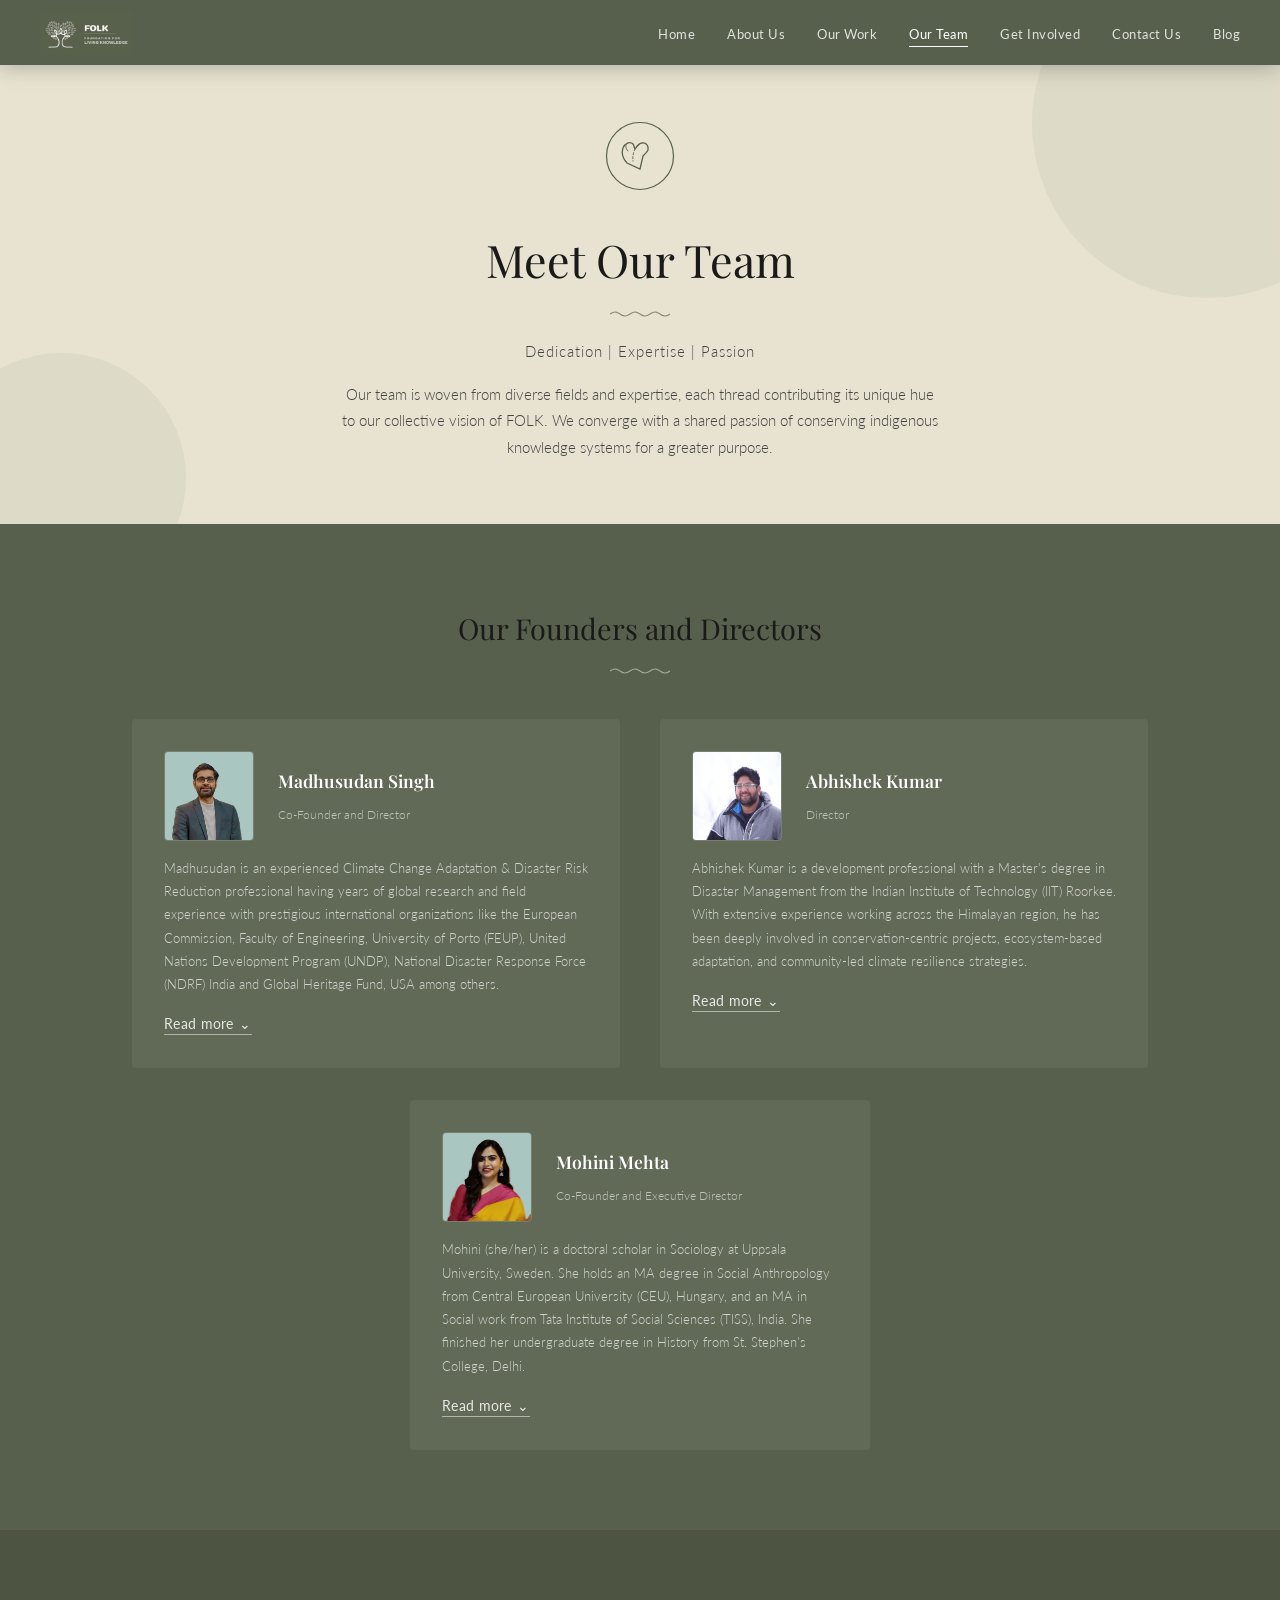
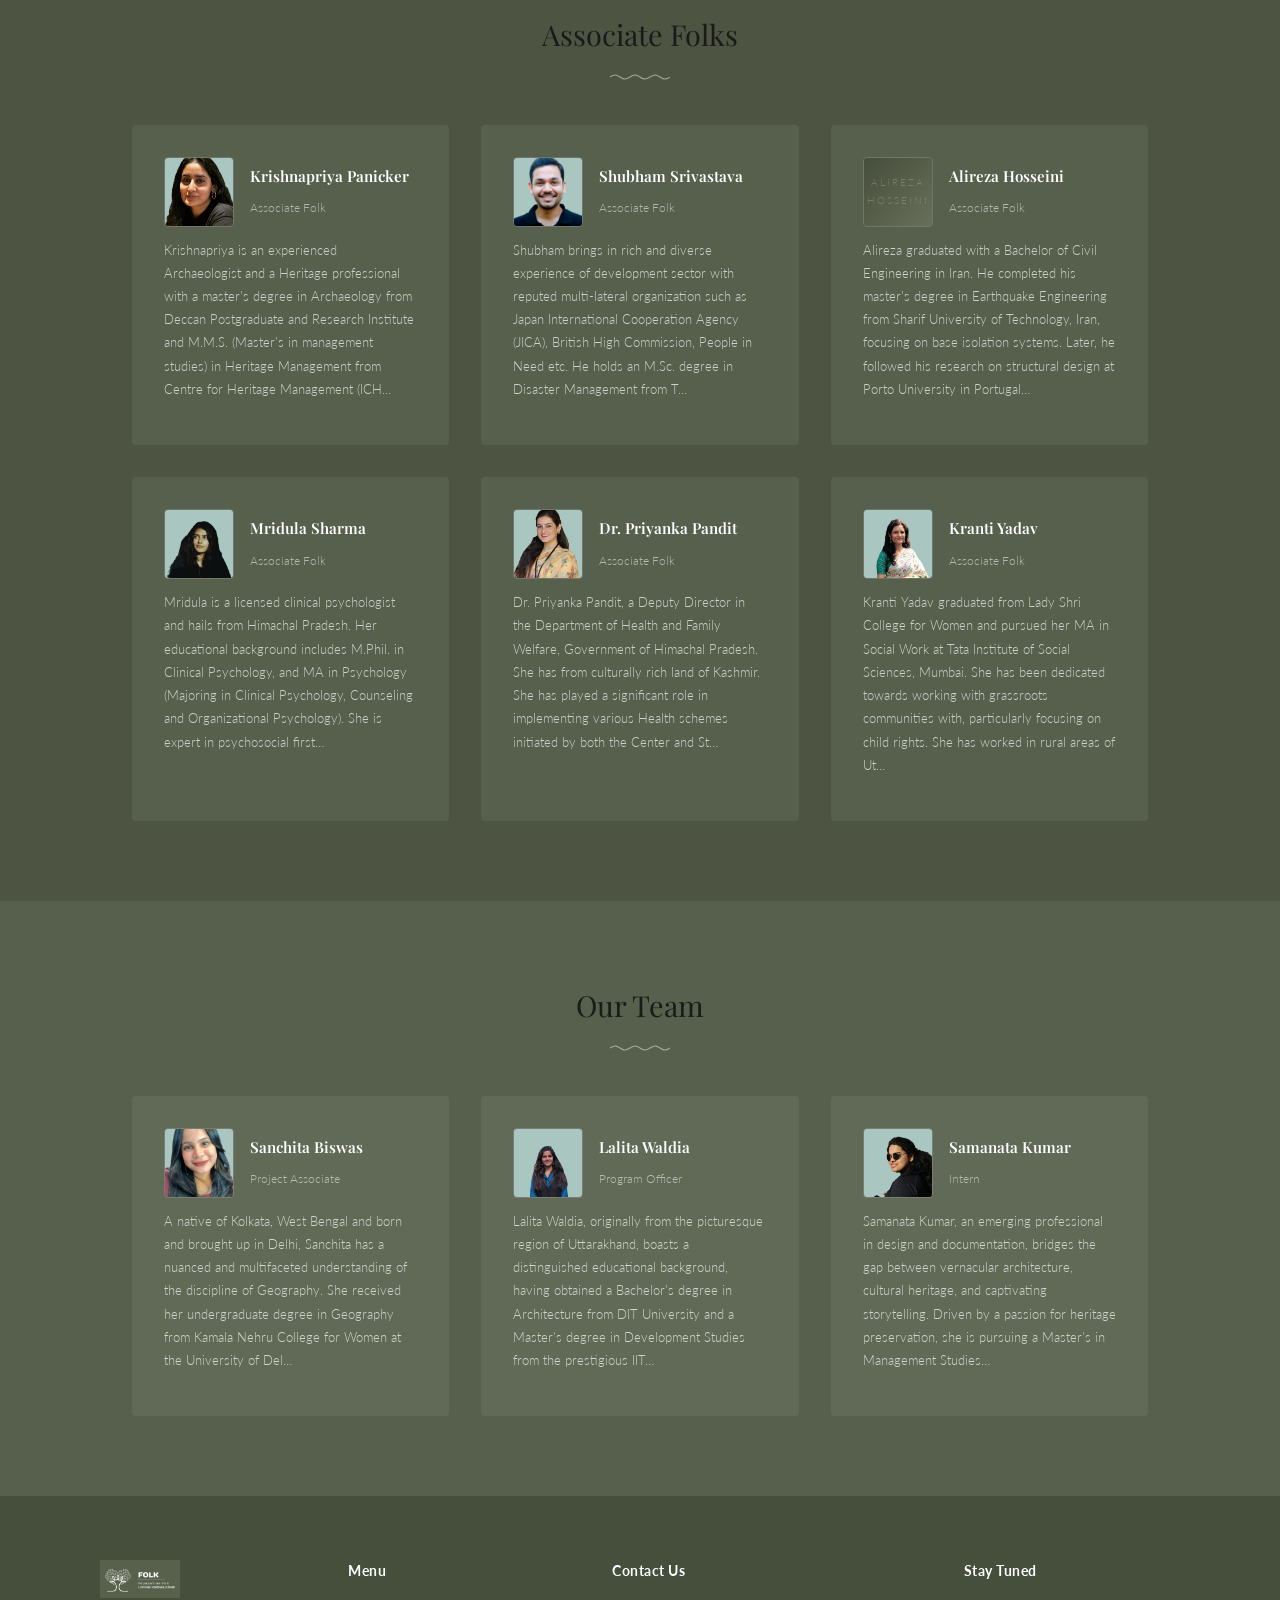
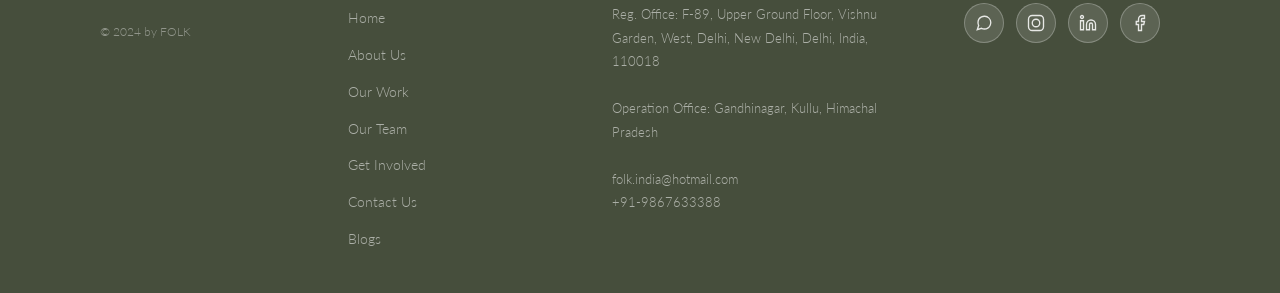
<file: our-team.html>
﻿<!DOCTYPE html>
<html lang="en">
<head>
  <meta charset="UTF-8" /><meta name="viewport" content="width=device-width, initial-scale=1.0" />
  <title>Our Team — FOLK</title>
  <meta name="description" content="Meet the founders, directors, and associates of FOLK — Foundation For Living Knowledge." />
  <link rel="stylesheet" href="css/style.css" />
  <link rel="icon" href="data:image/svg+xml,<svg xmlns='http://www.w3.org/2000/svg' viewBox='0 0 100 100'><text y='.9em' font-size='90'>🌿</text></svg>" />
</head>
<body>

<nav class="navbar">
  <a href="index.html" class="logo"><img src="images/logo-white.jpg" alt="FOLK — Foundation For Living Knowledge" class="logo-img" /></a>
  <button class="nav-toggle" aria-label="Menu"><span></span><span></span><span></span></button>
  <ul class="nav-links"><li><a href="index.html">Home</a></li><li><a href="about.html">About Us</a></li><li><a href="our-work.html">Our Work</a></li><li><a href="our-team.html" class="active">Our Team</a></li><li><a href="get-involved.html">Get Involved</a></li><li><a href="contact.html">Contact Us</a></li><li><a href="blog.html">Blog</a></li></ul>
</nav>

<!-- TEAM HERO (cream) -->
<section class="team-hero">
  <!-- Hands/dove icon -->
  <svg class="folk-icon-lg" viewBox="0 0 70 70" fill="none" xmlns="http://www.w3.org/2000/svg" style="margin-bottom:1.5rem">
    <circle cx="35" cy="35" r="33.5" stroke="#58614c" stroke-width="1.2"/>
    <path d="M22 42 C18 38 16 32 18 27 C20 22 25 20 28 23 C29 24 29 26 30 28 C32 25 34 22 37 22 C41 21 44 25 43 29 C42 31 40 33 38 35 L35 48 Z" stroke="#58614c" stroke-width="1.3" fill="none"/>
    <path d="M30 28 C30 28 27 34 28 40" stroke="#58614c" stroke-width="1" fill="none" stroke-linecap="round" stroke-dasharray="2 2"/>
    <path d="M23 30 C20 27 20 23 23 22" stroke="#58614c" stroke-width="0.9" fill="none" stroke-linecap="round"/>
  </svg>
  <h1>Meet Our Team</h1>
  <div class="title-deco" style="color:var(--text-dark);margin:0.5rem auto">
    <svg width="60" height="16" viewBox="0 0 60 16" fill="none"><path d="M0 8 C10 1 10 15 20 8 C30 1 30 15 40 8 C50 1 50 15 60 8" stroke="currentColor" stroke-width="1.2" fill="none"/></svg>
  </div>
  <p class="team-tagline">Dedication | Expertise | Passion</p>
  <p>Our team is woven from diverse fields and expertise, each thread contributing its unique hue to our collective vision of FOLK. We converge with a shared passion of conserving indigenous knowledge systems for a greater purpose.</p>
</section>

<!-- FOUNDERS (dark) -->
<section class="bg-dark section-padded">
  <div class="container">
    <h2 class="section-title-sm light">Our Founders and Directors</h2>
    <div class="title-deco" style="color:white;margin-bottom:2.5rem">
      <svg width="60" height="16" viewBox="0 0 60 16" fill="none"><path d="M0 8 C10 1 10 15 20 8 C30 1 30 15 40 8 C50 1 50 15 60 8" stroke="white" stroke-width="1.2" fill="none"/></svg>
    </div>

    <div class="founders-grid">
      <!-- Madhusudan -->
      <div class="founder-card">
        <div class="founder-header">
          <div class="founder-photo-ph"><img class="site-img" src="images/team-madhu.jpg" alt="Madhusudan Singh" /></div>
          <div>
            <h3>Madhusudan Singh</h3>
            <span class="role">Co-Founder and Director</span>
          </div>
        </div>
        <p>Madhusudan is an experienced Climate Change Adaptation &amp; Disaster Risk Reduction professional having years of global research and field experience with prestigious international organizations like the European Commission, Faculty of Engineering, University of Porto (FEUP), United Nations Development Program (UNDP), National Disaster Response Force (NDRF) India and Global Heritage Fund, USA among others.</p>
        <div class="accordion-body">
          <p>He holds an M.Sc. degree in Disaster Management from the Tata Institute of Social Sciences (TISS), India.</p>
        </div>
        <button class="accordion-toggle light" aria-expanded="false">Read more <i class="toggle-icon" aria-hidden="true">&#8964;</i></button>
      </div>
      <!-- Abhishek -->
      <div class="founder-card">
        <div class="founder-header">
          <div class="founder-photo-ph"><img class="site-img" src="images/team-abhishek.jpg" alt="Abhishek Kumar" /></div>
          <div>
            <h3>Abhishek Kumar</h3>
            <span class="role">Director</span>
          </div>
        </div>
        <p>Abhishek Kumar is a development professional with a Master's degree in Disaster Management from the Indian Institute of Technology (IIT) Roorkee. With extensive experience working across the Himalayan region, he has been deeply involved in conservation-centric projects, ecosystem-based adaptation, and community-led climate resilience strategies.</p>
        <div class="accordion-body">
          <p>His work focuses on integrating traditional ecological knowledge with modern science to build sustainable, adaptive livelihood models for vulnerable mountain communities.</p>
        </div>
        <button class="accordion-toggle light" aria-expanded="false">Read more <i class="toggle-icon" aria-hidden="true">&#8964;</i></button>
      </div>
    </div>

    <!-- Mohini — centered single card -->
    <div class="founder-single">
      <div class="founder-card">
        <div class="founder-header">
          <div class="founder-photo-ph"><img class="site-img" src="images/team-mohini.jpg" alt="Mohini Mehta" /></div>
          <div>
            <h3>Mohini Mehta</h3>
            <span class="role">Co-Founder and Executive Director</span>
          </div>
        </div>
        <p>Mohini (she/her) is a doctoral scholar in Sociology at Uppsala University, Sweden. She holds an MA degree in Social Anthropology from Central European University (CEU), Hungary, and an MA in Social work from Tata Institute of Social Sciences (TISS), India. She finished her undergraduate degree in History from St. Stephen's College, Delhi.</p>
        <div class="accordion-body">
          <p>Her academic work lies at the intersection of postcolonial feminism, identity politics, and food studies.</p>
        </div>
        <button class="accordion-toggle light" aria-expanded="false">Read more <i class="toggle-icon" aria-hidden="true">&#8964;</i></button>
      </div>
    </div>
  </div>
</section>

<!-- ASSOCIATE FOLKS (dark, slightly different shade) -->
<section class="bg-dark-grove section-padded">
  <div class="container">
    <h2 class="section-title-sm light">Associate Folks</h2>
    <div class="title-deco" style="color:white;margin-bottom:2.5rem">
      <svg width="60" height="16" viewBox="0 0 60 16" fill="none"><path d="M0 8 C10 1 10 15 20 8 C30 1 30 15 40 8 C50 1 50 15 60 8" stroke="white" stroke-width="1.2" fill="none"/></svg>
    </div>
    <div class="assoc-grid">
      <div class="assoc-card">
        <div class="assoc-header"><div class="assoc-photo-ph"><img class="site-img" src="images/team-krishnapriya.jpg" alt="Krishnapriya Panicker" /></div><div><h3>Krishnapriya Panicker</h3><span class="role">Associate Folk</span></div></div>
        <p>Krishnapriya is an experienced Archaeologist and a Heritage professional with a master's degree in Archaeology from Deccan Postgraduate and Research Institute and M.M.S. (Master's in management studies) in Heritage Management from Centre for Heritage Management (ICH…</p>
      </div>
      <div class="assoc-card">
        <div class="assoc-header"><div class="assoc-photo-ph"><img class="site-img" src="images/team-shubham.jpg" alt="Shubham Srivastava" /></div><div><h3>Shubham Srivastava</h3><span class="role">Associate Folk</span></div></div>
        <p>Shubham brings in rich and diverse experience of development sector with reputed multi-lateral organization such as Japan International Cooperation Agency (JICA), British High Commission, People in Need etc. He holds an M.Sc. degree in Disaster Management from T…</p>
      </div>
      <div class="assoc-card">
        <div class="assoc-header"><div class="assoc-photo-ph"><div class="img-ph" data-img="Alireza Hosseini"></div></div><div><h3>Alireza Hosseini</h3><span class="role">Associate Folk</span></div></div>
        <p>Alireza graduated with a Bachelor of Civil Engineering in Iran. He completed his master's degree in Earthquake Engineering from Sharif University of Technology, Iran, focusing on base isolation systems. Later, he followed his research on structural design at Porto University in Portugal…</p>
      </div>
      <div class="assoc-card">
        <div class="assoc-header"><div class="assoc-photo-ph"><img class="site-img" src="images/team-mridula.jpg" alt="Mridula Sharma" /></div><div><h3>Mridula Sharma</h3><span class="role">Associate Folk</span></div></div>
        <p>Mridula is a licensed clinical psychologist and hails from Himachal Pradesh. Her educational background includes M.Phil. in Clinical Psychology, and MA in Psychology (Majoring in Clinical Psychology, Counseling and Organizational Psychology). She is expert in psychosocial first…</p>
      </div>
      <div class="assoc-card">
        <div class="assoc-header"><div class="assoc-photo-ph"><img class="site-img" src="images/team-priyanka.jpg" alt="Dr. Priyanka Pandit" /></div><div><h3>Dr. Priyanka Pandit</h3><span class="role">Associate Folk</span></div></div>
        <p>Dr. Priyanka Pandit, a Deputy Director in the Department of Health and Family Welfare, Government of Himachal Pradesh. She has from culturally rich land of Kashmir. She has played a significant role in implementing various Health schemes initiated by both the Center and St…</p>
      </div>
      <div class="assoc-card">
        <div class="assoc-header"><div class="assoc-photo-ph"><img class="site-img" src="images/team-kranti.jpg" alt="Kranti Yadav" /></div><div><h3>Kranti Yadav</h3><span class="role">Associate Folk</span></div></div>
        <p>Kranti Yadav graduated from Lady Shri College for Women and pursued her MA in Social Work at Tata Institute of Social Sciences, Mumbai. She has been dedicated towards working with grassroots communities with, particularly focusing on child rights. She has worked in rural areas of Ut…</p>
      </div>
    </div>
  </div>
</section>

<!-- OUR TEAM (project team) -->
<section class="bg-dark section-padded">
  <div class="container">
    <h2 class="section-title-sm light">Our Team</h2>
    <div class="title-deco" style="color:white;margin-bottom:2.5rem">
      <svg width="60" height="16" viewBox="0 0 60 16" fill="none"><path d="M0 8 C10 1 10 15 20 8 C30 1 30 15 40 8 C50 1 50 15 60 8" stroke="white" stroke-width="1.2" fill="none"/></svg>
    </div>
    <div class="assoc-grid">
      <div class="assoc-card">
        <div class="assoc-header"><div class="assoc-photo-ph"><img class="site-img" src="images/team-sanchita.jpg" alt="Sanchita Biswas" /></div><div><h3>Sanchita Biswas</h3><span class="role">Project Associate</span></div></div>
        <p>A native of Kolkata, West Bengal and born and brought up in Delhi, Sanchita has a nuanced and multifaceted understanding of the discipline of Geography. She received her undergraduate degree in Geography from Kamala Nehru College for Women at the University of Del…</p>
      </div>
      <div class="assoc-card">
        <div class="assoc-header"><div class="assoc-photo-ph"><img class="site-img" src="images/team-lalita.jpg" alt="Lalita Waldia" /></div><div><h3>Lalita Waldia</h3><span class="role">Program Officer</span></div></div>
        <p>Lalita Waldia, originally from the picturesque region of Uttarakhand, boasts a distinguished educational background, having obtained a Bachelor's degree in Architecture from DIT University and a Master's degree in Development Studies from the prestigious IIT…</p>
      </div>
      <div class="assoc-card">
        <div class="assoc-header"><div class="assoc-photo-ph"><img class="site-img" src="images/team-samanata.jpg" alt="Samanata Kumar" /></div><div><h3>Samanata Kumar</h3><span class="role">Intern</span></div></div>
        <p>Samanata Kumar, an emerging professional in design and documentation, bridges the gap between vernacular architecture, cultural heritage, and captivating storytelling. Driven by a passion for heritage preservation, she is pursuing a Master's in Management Studies…</p>
      </div>
    </div>
  </div>
</section>

<!-- FOOTER -->
<footer class="footer">
  <div class="footer-inner">
    <div class="footer-brand"><div class="logo-sm"><img src="images/logo-white.jpg" alt="FOLK — Foundation For Living Knowledge" class="logo-img-sm" /></div><p class="copy">© 2024 by FOLK</p></div>
    <div class="footer-col"><h4>Menu</h4><ul><li><a href="index.html">Home</a></li><li><a href="about.html">About Us</a></li><li><a href="our-work.html">Our Work</a></li><li><a href="our-team.html">Our Team</a></li><li><a href="get-involved.html">Get Involved</a></li><li><a href="contact.html">Contact Us</a></li><li><a href="blog.html">Blogs</a></li></ul></div>
    <div class="footer-col"><h4>Contact Us</h4><address>Reg. Office: F-89, Upper Ground Floor, Vishnu Garden, West, Delhi, New Delhi, Delhi, India, 110018<br><br>Operation Office: Gandhinagar, Kullu, Himachal Pradesh<br><br><a href="mailto:folk.india@hotmail.com">folk.india@hotmail.com</a><br><a href="tel:+919867633388">+91-9867633388</a></address></div>
    <div class="footer-col"><h4>Stay Tuned</h4><div class="social-round"><a href="https://api.whatsapp.com/message/43WELYTEPMSCD1" title="WhatsApp" target="_blank" rel="noopener"><svg width="18" height="18" viewBox="0 0 24 24" fill="none" stroke="currentColor" stroke-width="1.8"><path d="M21 11.5a8.38 8.38 0 01-.9 3.8 8.5 8.5 0 01-7.6 4.7 8.38 8.38 0 01-3.8-.9L3 21l1.9-5.7a8.38 8.38 0 01-.9-3.8 8.5 8.5 0 014.7-7.6 8.38 8.38 0 013.8-.9h.5a8.48 8.48 0 018 8v.5z"/></svg></a><a href="https://www.instagram.com/folk.organization" title="Instagram" target="_blank" rel="noopener"><svg width="18" height="18" viewBox="0 0 24 24" fill="none" stroke="currentColor" stroke-width="1.8"><rect x="2" y="2" width="20" height="20" rx="5"/><circle cx="12" cy="12" r="5"/></svg></a><a href="https://www.linkedin.com/company/82987163" title="LinkedIn" target="_blank" rel="noopener"><svg width="18" height="18" viewBox="0 0 24 24" fill="none" stroke="currentColor" stroke-width="1.8"><path d="M16 8a6 6 0 016 6v7h-4v-7a2 2 0 00-2-2 2 2 0 00-2 2v7h-4v-7a6 6 0 016-6zM2 9h4v12H2z"/><circle cx="4" cy="4" r="2"/></svg></a><a href="https://www.facebook.com/folk.organization" title="Facebook" target="_blank" rel="noopener"><svg width="18" height="18" viewBox="0 0 24 24" fill="none" stroke="currentColor" stroke-width="1.8"><path d="M18 2h-3a5 5 0 00-5 5v3H7v4h3v8h4v-8h3l1-4h-4V7a1 1 0 011-1h3z"/></svg></a></div></div>
  </div>
</footer>
<script src="js/main.js"></script>
</body>
</html>
</file>
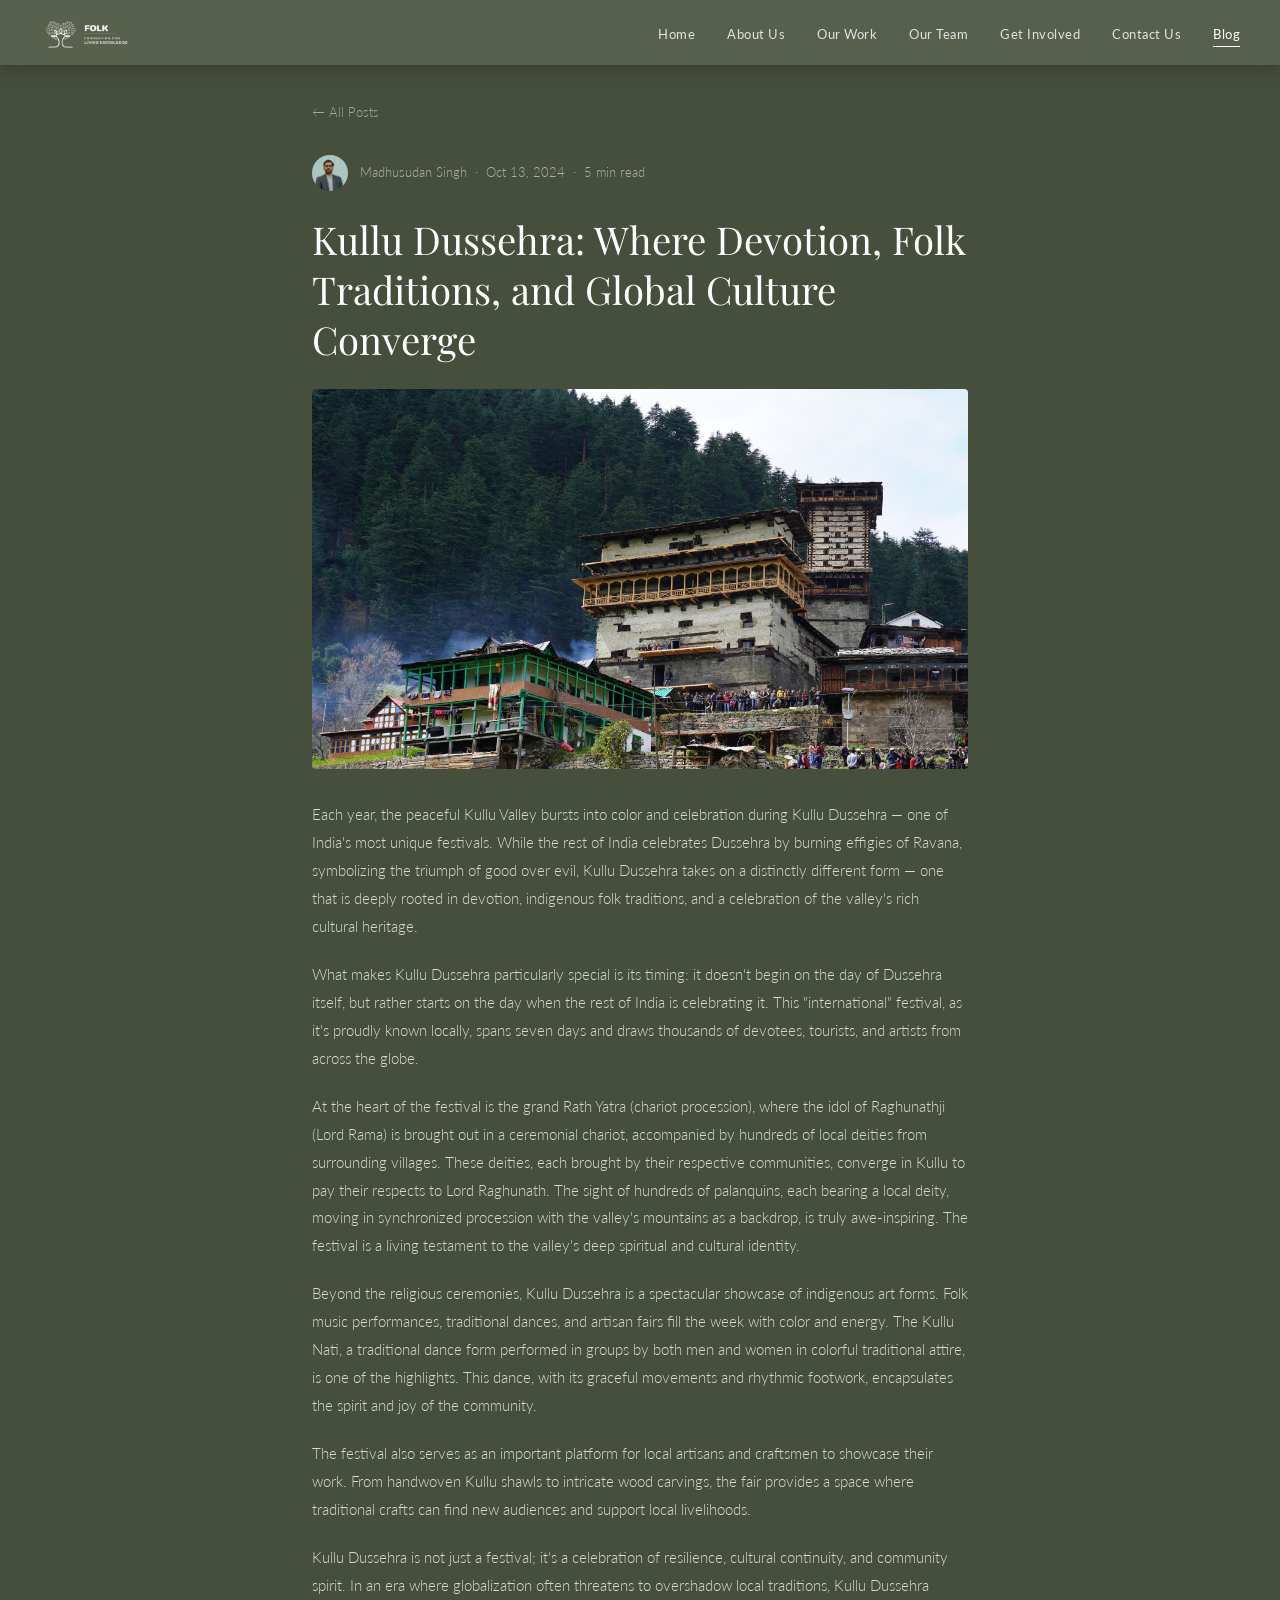
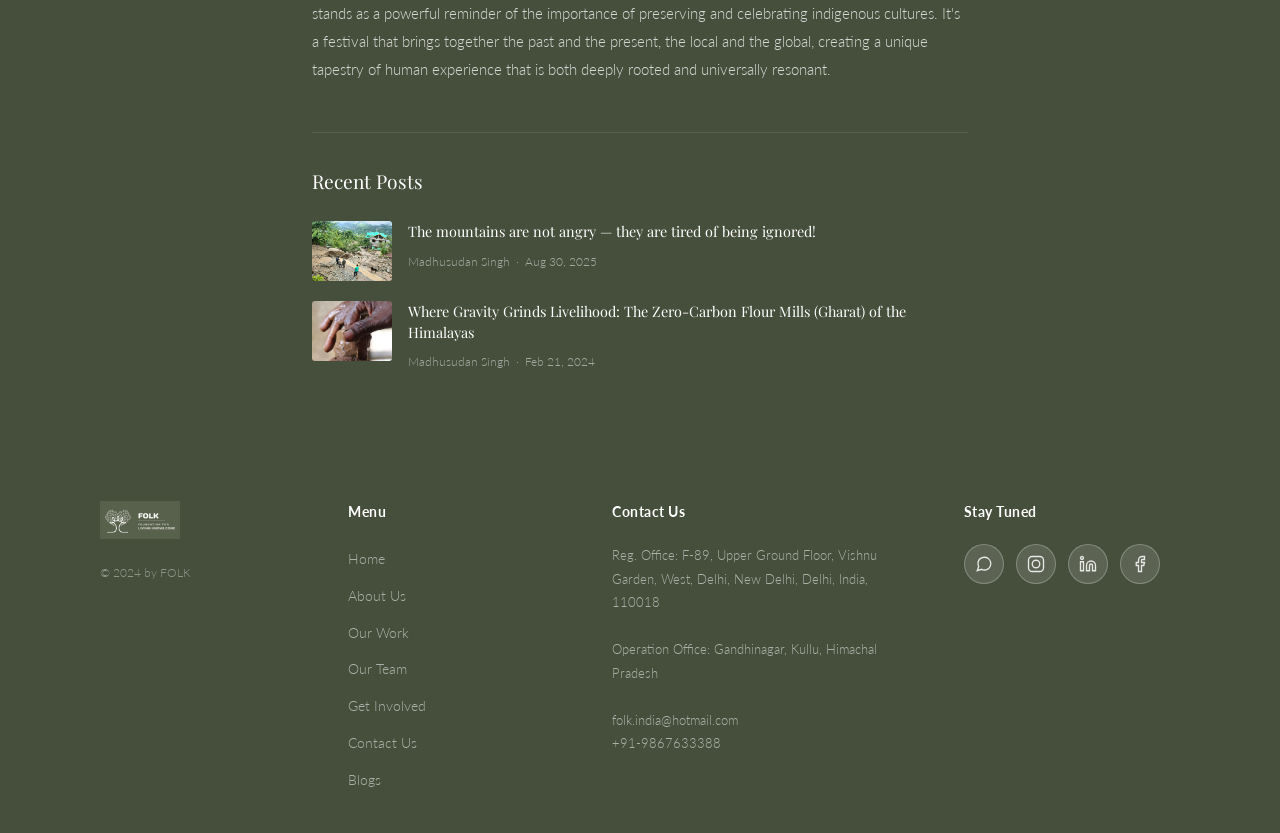
<file: post-dussehra.html>
﻿<!DOCTYPE html>
<html lang="en">
<head>
  <meta charset="UTF-8" /><meta name="viewport" content="width=device-width, initial-scale=1.0" />
  <title>Kullu Dussehra: Where Devotion, Folk Traditions, and Global Culture Converge — FOLK Blog</title>
  <meta name="description" content="An exploration of Kullu Dussehra, one of India's most unique festivals, rooted in devotion, indigenous folk traditions, and community identity." />
  <link rel="stylesheet" href="css/style.css" />
  <link rel="icon" href="data:image/svg+xml,<svg xmlns='http://www.w3.org/2000/svg' viewBox='0 0 100 100'><text y='.9em' font-size='90'>🌿</text></svg>" />
</head>
<body>

<nav class="navbar">
  <a href="index.html" class="logo"><img src="images/logo-white.jpg" alt="FOLK — Foundation For Living Knowledge" class="logo-img" /></a>
  <button class="nav-toggle" aria-label="Menu"><span></span><span></span><span></span></button>
  <ul class="nav-links">
    <li><a href="index.html">Home</a></li>
    <li><a href="about.html">About Us</a></li>
    <li><a href="our-work.html">Our Work</a></li>
    <li><a href="our-team.html">Our Team</a></li>
    <li><a href="get-involved.html">Get Involved</a></li>
    <li><a href="contact.html">Contact Us</a></li>
    <li><a href="blog.html" class="active">Blog</a></li>
  </ul>
</nav>

<main class="blog-post-page">
  <div class="blog-post-container">

    <a href="blog.html" class="blog-post-back">← All Posts</a>

    <div class="blog-post-meta">
      <div class="author-avatar"><img class="site-img" src="images/team-madhu.jpg" alt="Madhusudan Singh" /></div>
      <span class="meta-info">Madhusudan Singh &nbsp;·&nbsp; Oct 13, 2024 &nbsp;·&nbsp; 5 min read</span>
    </div>

    <h1 class="blog-post-title">Kullu Dussehra: Where Devotion, Folk Traditions, and Global Culture Converge</h1>

    <div class="blog-post-feature">
      <img class="site-img" src="images/work-temple.jpg" alt="Kullu Dussehra — Rath Yatra procession, Himachal Pradesh" style="height:380px" />
    </div>

    <div class="blog-post-body">
      <p>Each year, the peaceful Kullu Valley bursts into color and celebration during Kullu Dussehra — one of India's most unique festivals. While the rest of India celebrates Dussehra by burning effigies of Ravana, symbolizing the triumph of good over evil, Kullu Dussehra takes on a distinctly different form — one that is deeply rooted in devotion, indigenous folk traditions, and a celebration of the valley's rich cultural heritage.</p>

      <p>What makes Kullu Dussehra particularly special is its timing: it doesn't begin on the day of Dussehra itself, but rather starts on the day when the rest of India is celebrating it. This "international" festival, as it's proudly known locally, spans seven days and draws thousands of devotees, tourists, and artists from across the globe.</p>

      <p>At the heart of the festival is the grand Rath Yatra (chariot procession), where the idol of Raghunathji (Lord Rama) is brought out in a ceremonial chariot, accompanied by hundreds of local deities from surrounding villages. These deities, each brought by their respective communities, converge in Kullu to pay their respects to Lord Raghunath. The sight of hundreds of palanquins, each bearing a local deity, moving in synchronized procession with the valley's mountains as a backdrop, is truly awe-inspiring. The festival is a living testament to the valley's deep spiritual and cultural identity.</p>

      <p>Beyond the religious ceremonies, Kullu Dussehra is a spectacular showcase of indigenous art forms. Folk music performances, traditional dances, and artisan fairs fill the week with color and energy. The Kullu Nati, a traditional dance form performed in groups by both men and women in colorful traditional attire, is one of the highlights. This dance, with its graceful movements and rhythmic footwork, encapsulates the spirit and joy of the community.</p>

      <p>The festival also serves as an important platform for local artisans and craftsmen to showcase their work. From handwoven Kullu shawls to intricate wood carvings, the fair provides a space where traditional crafts can find new audiences and support local livelihoods.</p>

      <p>Kullu Dussehra is not just a festival; it's a celebration of resilience, cultural continuity, and community spirit. In an era where globalization often threatens to overshadow local traditions, Kullu Dussehra stands as a powerful reminder of the importance of preserving and celebrating indigenous cultures. It's a festival that brings together the past and the present, the local and the global, creating a unique tapestry of human experience that is both deeply rooted and universally resonant.</p>
    </div>

    <hr class="blog-post-divider">
    <h2 class="blog-post-recent-title">Recent Posts</h2>
    <div class="recent-posts-list">
      <div class="recent-post-item">
        <a href="post-mountains.html" class="recent-post-thumb"><img class="site-img" src="images/work-flood-damage.jpg" alt="Himachal Pradesh floods" /></a>
        <div>
          <a href="post-mountains.html"><h4>The mountains are not angry — they are tired of being ignored!</h4></a>
          <span class="meta-text">Madhusudan Singh &nbsp;·&nbsp; Aug 30, 2025</span>
        </div>
      </div>
      <div class="recent-post-item">
        <a href="post-gharat.html" class="recent-post-thumb"><img class="site-img" src="images/work-clay.jpg" alt="Gharat water mill" /></a>
        <div>
          <a href="post-gharat.html"><h4>Where Gravity Grinds Livelihood: The Zero-Carbon Flour Mills (Gharat) of the Himalayas</h4></a>
          <span class="meta-text">Madhusudan Singh &nbsp;·&nbsp; Feb 21, 2024</span>
        </div>
      </div>
    </div>

  </div>
</main>

<footer class="footer">
  <div class="footer-inner">
    <div class="footer-brand">
      <div class="logo-sm"><img src="images/logo-white.jpg" alt="FOLK — Foundation For Living Knowledge" class="logo-img-sm" /></div>
      <p class="copy">© 2024 by FOLK</p>
    </div>
    <div class="footer-col"><h4>Menu</h4><ul><li><a href="index.html">Home</a></li><li><a href="about.html">About Us</a></li><li><a href="our-work.html">Our Work</a></li><li><a href="our-team.html">Our Team</a></li><li><a href="get-involved.html">Get Involved</a></li><li><a href="contact.html">Contact Us</a></li><li><a href="blog.html">Blogs</a></li></ul></div>
    <div class="footer-col"><h4>Contact Us</h4><address>Reg. Office: F-89, Upper Ground Floor, Vishnu Garden, West, Delhi, New Delhi, Delhi, India, 110018<br><br>Operation Office: Gandhinagar, Kullu, Himachal Pradesh<br><br><a href="mailto:folk.india@hotmail.com">folk.india@hotmail.com</a><br><a href="tel:+919867633388">+91-9867633388</a></address></div>
    <div class="footer-col"><h4>Stay Tuned</h4><div class="social-round"><a href="https://api.whatsapp.com/message/43WELYTEPMSCD1" title="WhatsApp" target="_blank" rel="noopener"><svg width="18" height="18" viewBox="0 0 24 24" fill="none" stroke="currentColor" stroke-width="1.8"><path d="M21 11.5a8.38 8.38 0 01-.9 3.8 8.5 8.5 0 01-7.6 4.7 8.38 8.38 0 01-3.8-.9L3 21l1.9-5.7a8.38 8.38 0 01-.9-3.8 8.5 8.5 0 014.7-7.6 8.38 8.38 0 013.8-.9h.5a8.48 8.48 0 018 8v.5z"/></svg></a><a href="https://www.instagram.com/folk.organization" title="Instagram" target="_blank" rel="noopener"><svg width="18" height="18" viewBox="0 0 24 24" fill="none" stroke="currentColor" stroke-width="1.8"><rect x="2" y="2" width="20" height="20" rx="5"/><circle cx="12" cy="12" r="5"/><circle cx="17.5" cy="6.5" r="0.5" fill="currentColor" stroke="none"/></svg></a><a href="https://www.linkedin.com/company/82987163" title="LinkedIn" target="_blank" rel="noopener"><svg width="18" height="18" viewBox="0 0 24 24" fill="none" stroke="currentColor" stroke-width="1.8"><path d="M16 8a6 6 0 016 6v7h-4v-7a2 2 0 00-2-2 2 2 0 00-2 2v7h-4v-7a6 6 0 016-6zM2 9h4v12H2z"/><circle cx="4" cy="4" r="2"/></svg></a><a href="https://www.facebook.com/folk.organization" title="Facebook" target="_blank" rel="noopener"><svg width="18" height="18" viewBox="0 0 24 24" fill="none" stroke="currentColor" stroke-width="1.8"><path d="M18 2h-3a5 5 0 00-5 5v3H7v4h3v8h4v-8h3l1-4h-4V7a1 1 0 011-1h3z"/></svg></a></div></div>
  </div>
</footer>
<script src="js/main.js"></script>
</body>
</html>
</file>
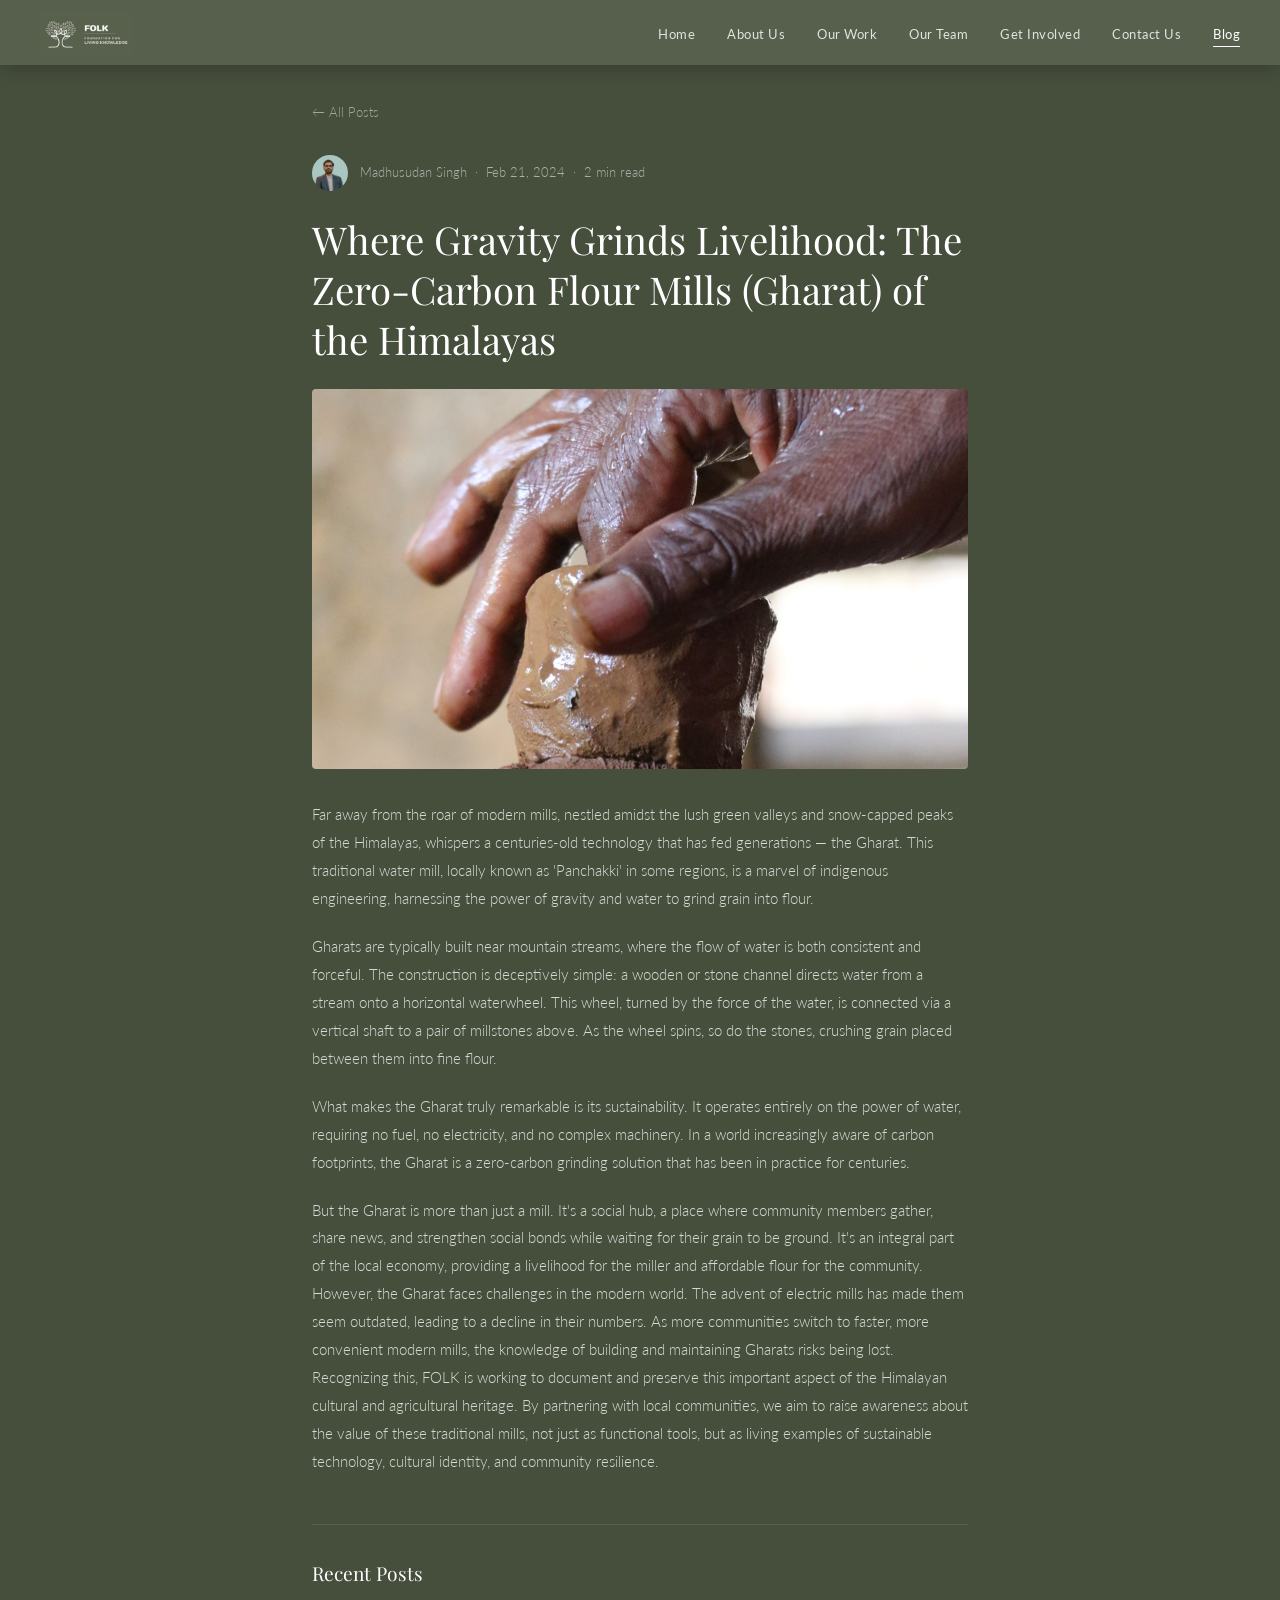
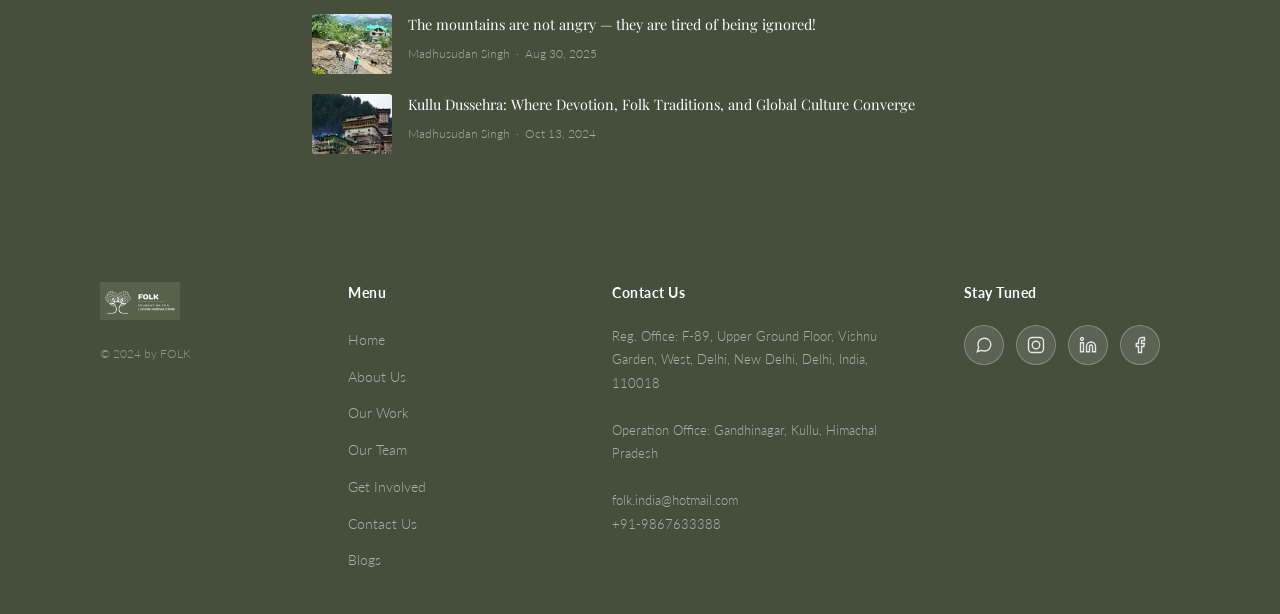
<file: post-gharat.html>
﻿<!DOCTYPE html>
<html lang="en">
<head>
  <meta charset="UTF-8" /><meta name="viewport" content="width=device-width, initial-scale=1.0" />
  <title>Where Gravity Grinds Livelihood: The Zero-Carbon Flour Mills (Gharat) of the Himalayas — FOLK Blog</title>
  <meta name="description" content="The Gharat — a traditional Himalayan water mill — is a marvel of indigenous engineering and a zero-carbon grinding solution that has sustained communities for centuries." />
  <link rel="stylesheet" href="css/style.css" />
  <link rel="icon" href="data:image/svg+xml,<svg xmlns='http://www.w3.org/2000/svg' viewBox='0 0 100 100'><text y='.9em' font-size='90'>🌿</text></svg>" />
</head>
<body>

<nav class="navbar">
  <a href="index.html" class="logo"><img src="images/logo-white.jpg" alt="FOLK — Foundation For Living Knowledge" class="logo-img" /></a>
  <button class="nav-toggle" aria-label="Menu"><span></span><span></span><span></span></button>
  <ul class="nav-links">
    <li><a href="index.html">Home</a></li>
    <li><a href="about.html">About Us</a></li>
    <li><a href="our-work.html">Our Work</a></li>
    <li><a href="our-team.html">Our Team</a></li>
    <li><a href="get-involved.html">Get Involved</a></li>
    <li><a href="contact.html">Contact Us</a></li>
    <li><a href="blog.html" class="active">Blog</a></li>
  </ul>
</nav>

<main class="blog-post-page">
  <div class="blog-post-container">

    <a href="blog.html" class="blog-post-back">← All Posts</a>

    <div class="blog-post-meta">
      <div class="author-avatar"><img class="site-img" src="images/team-madhu.jpg" alt="Madhusudan Singh" /></div>
      <span class="meta-info">Madhusudan Singh &nbsp;·&nbsp; Feb 21, 2024 &nbsp;·&nbsp; 2 min read</span>
    </div>

    <h1 class="blog-post-title">Where Gravity Grinds Livelihood: The Zero-Carbon Flour Mills (Gharat) of the Himalayas</h1>

    <div class="blog-post-feature">
      <img class="site-img" src="images/work-clay.jpg" alt="Traditional craft — Himalayan Gharat water mill" style="height:380px" />
    </div>

    <div class="blog-post-body">
      <p>Far away from the roar of modern mills, nestled amidst the lush green valleys and snow-capped peaks of the Himalayas, whispers a centuries-old technology that has fed generations — the Gharat. This traditional water mill, locally known as 'Panchakki' in some regions, is a marvel of indigenous engineering, harnessing the power of gravity and water to grind grain into flour.</p>

      <p>Gharats are typically built near mountain streams, where the flow of water is both consistent and forceful. The construction is deceptively simple: a wooden or stone channel directs water from a stream onto a horizontal waterwheel. This wheel, turned by the force of the water, is connected via a vertical shaft to a pair of millstones above. As the wheel spins, so do the stones, crushing grain placed between them into fine flour.</p>

      <p>What makes the Gharat truly remarkable is its sustainability. It operates entirely on the power of water, requiring no fuel, no electricity, and no complex machinery. In a world increasingly aware of carbon footprints, the Gharat is a zero-carbon grinding solution that has been in practice for centuries.</p>

      <p>But the Gharat is more than just a mill. It's a social hub, a place where community members gather, share news, and strengthen social bonds while waiting for their grain to be ground. It's an integral part of the local economy, providing a livelihood for the miller and affordable flour for the community. However, the Gharat faces challenges in the modern world. The advent of electric mills has made them seem outdated, leading to a decline in their numbers. As more communities switch to faster, more convenient modern mills, the knowledge of building and maintaining Gharats risks being lost. Recognizing this, FOLK is working to document and preserve this important aspect of the Himalayan cultural and agricultural heritage. By partnering with local communities, we aim to raise awareness about the value of these traditional mills, not just as functional tools, but as living examples of sustainable technology, cultural identity, and community resilience.</p>
    </div>

    <hr class="blog-post-divider">
    <h2 class="blog-post-recent-title">Recent Posts</h2>
    <div class="recent-posts-list">
      <div class="recent-post-item">
        <a href="post-mountains.html" class="recent-post-thumb"><img class="site-img" src="images/work-flood-damage.jpg" alt="Himachal Pradesh flood damage" /></a>
        <div>
          <a href="post-mountains.html"><h4>The mountains are not angry — they are tired of being ignored!</h4></a>
          <span class="meta-text">Madhusudan Singh &nbsp;·&nbsp; Aug 30, 2025</span>
        </div>
      </div>
      <div class="recent-post-item">
        <a href="post-dussehra.html" class="recent-post-thumb"><img class="site-img" src="images/work-temple.jpg" alt="Kullu Dussehra festival" /></a>
        <div>
          <a href="post-dussehra.html"><h4>Kullu Dussehra: Where Devotion, Folk Traditions, and Global Culture Converge</h4></a>
          <span class="meta-text">Madhusudan Singh &nbsp;·&nbsp; Oct 13, 2024</span>
        </div>
      </div>
    </div>

  </div>
</main>

<footer class="footer">
  <div class="footer-inner">
    <div class="footer-brand">
      <div class="logo-sm"><img src="images/logo-white.jpg" alt="FOLK — Foundation For Living Knowledge" class="logo-img-sm" /></div>
      <p class="copy">© 2024 by FOLK</p>
    </div>
    <div class="footer-col"><h4>Menu</h4><ul><li><a href="index.html">Home</a></li><li><a href="about.html">About Us</a></li><li><a href="our-work.html">Our Work</a></li><li><a href="our-team.html">Our Team</a></li><li><a href="get-involved.html">Get Involved</a></li><li><a href="contact.html">Contact Us</a></li><li><a href="blog.html">Blogs</a></li></ul></div>
    <div class="footer-col"><h4>Contact Us</h4><address>Reg. Office: F-89, Upper Ground Floor, Vishnu Garden, West, Delhi, New Delhi, Delhi, India, 110018<br><br>Operation Office: Gandhinagar, Kullu, Himachal Pradesh<br><br><a href="mailto:folk.india@hotmail.com">folk.india@hotmail.com</a><br><a href="tel:+919867633388">+91-9867633388</a></address></div>
    <div class="footer-col"><h4>Stay Tuned</h4><div class="social-round"><a href="https://api.whatsapp.com/message/43WELYTEPMSCD1" title="WhatsApp" target="_blank" rel="noopener"><svg width="18" height="18" viewBox="0 0 24 24" fill="none" stroke="currentColor" stroke-width="1.8"><path d="M21 11.5a8.38 8.38 0 01-.9 3.8 8.5 8.5 0 01-7.6 4.7 8.38 8.38 0 01-3.8-.9L3 21l1.9-5.7a8.38 8.38 0 01-.9-3.8 8.5 8.5 0 014.7-7.6 8.38 8.38 0 013.8-.9h.5a8.48 8.48 0 018 8v.5z"/></svg></a><a href="https://www.instagram.com/folk.organization" title="Instagram" target="_blank" rel="noopener"><svg width="18" height="18" viewBox="0 0 24 24" fill="none" stroke="currentColor" stroke-width="1.8"><rect x="2" y="2" width="20" height="20" rx="5"/><circle cx="12" cy="12" r="5"/><circle cx="17.5" cy="6.5" r="0.5" fill="currentColor" stroke="none"/></svg></a><a href="https://www.linkedin.com/company/82987163" title="LinkedIn" target="_blank" rel="noopener"><svg width="18" height="18" viewBox="0 0 24 24" fill="none" stroke="currentColor" stroke-width="1.8"><path d="M16 8a6 6 0 016 6v7h-4v-7a2 2 0 00-2-2 2 2 0 00-2 2v7h-4v-7a6 6 0 016-6zM2 9h4v12H2z"/><circle cx="4" cy="4" r="2"/></svg></a><a href="https://www.facebook.com/folk.organization" title="Facebook" target="_blank" rel="noopener"><svg width="18" height="18" viewBox="0 0 24 24" fill="none" stroke="currentColor" stroke-width="1.8"><path d="M18 2h-3a5 5 0 00-5 5v3H7v4h3v8h4v-8h3l1-4h-4V7a1 1 0 011-1h3z"/></svg></a></div></div>
  </div>
</footer>
<script src="js/main.js"></script>
</body>
</html>
</file>
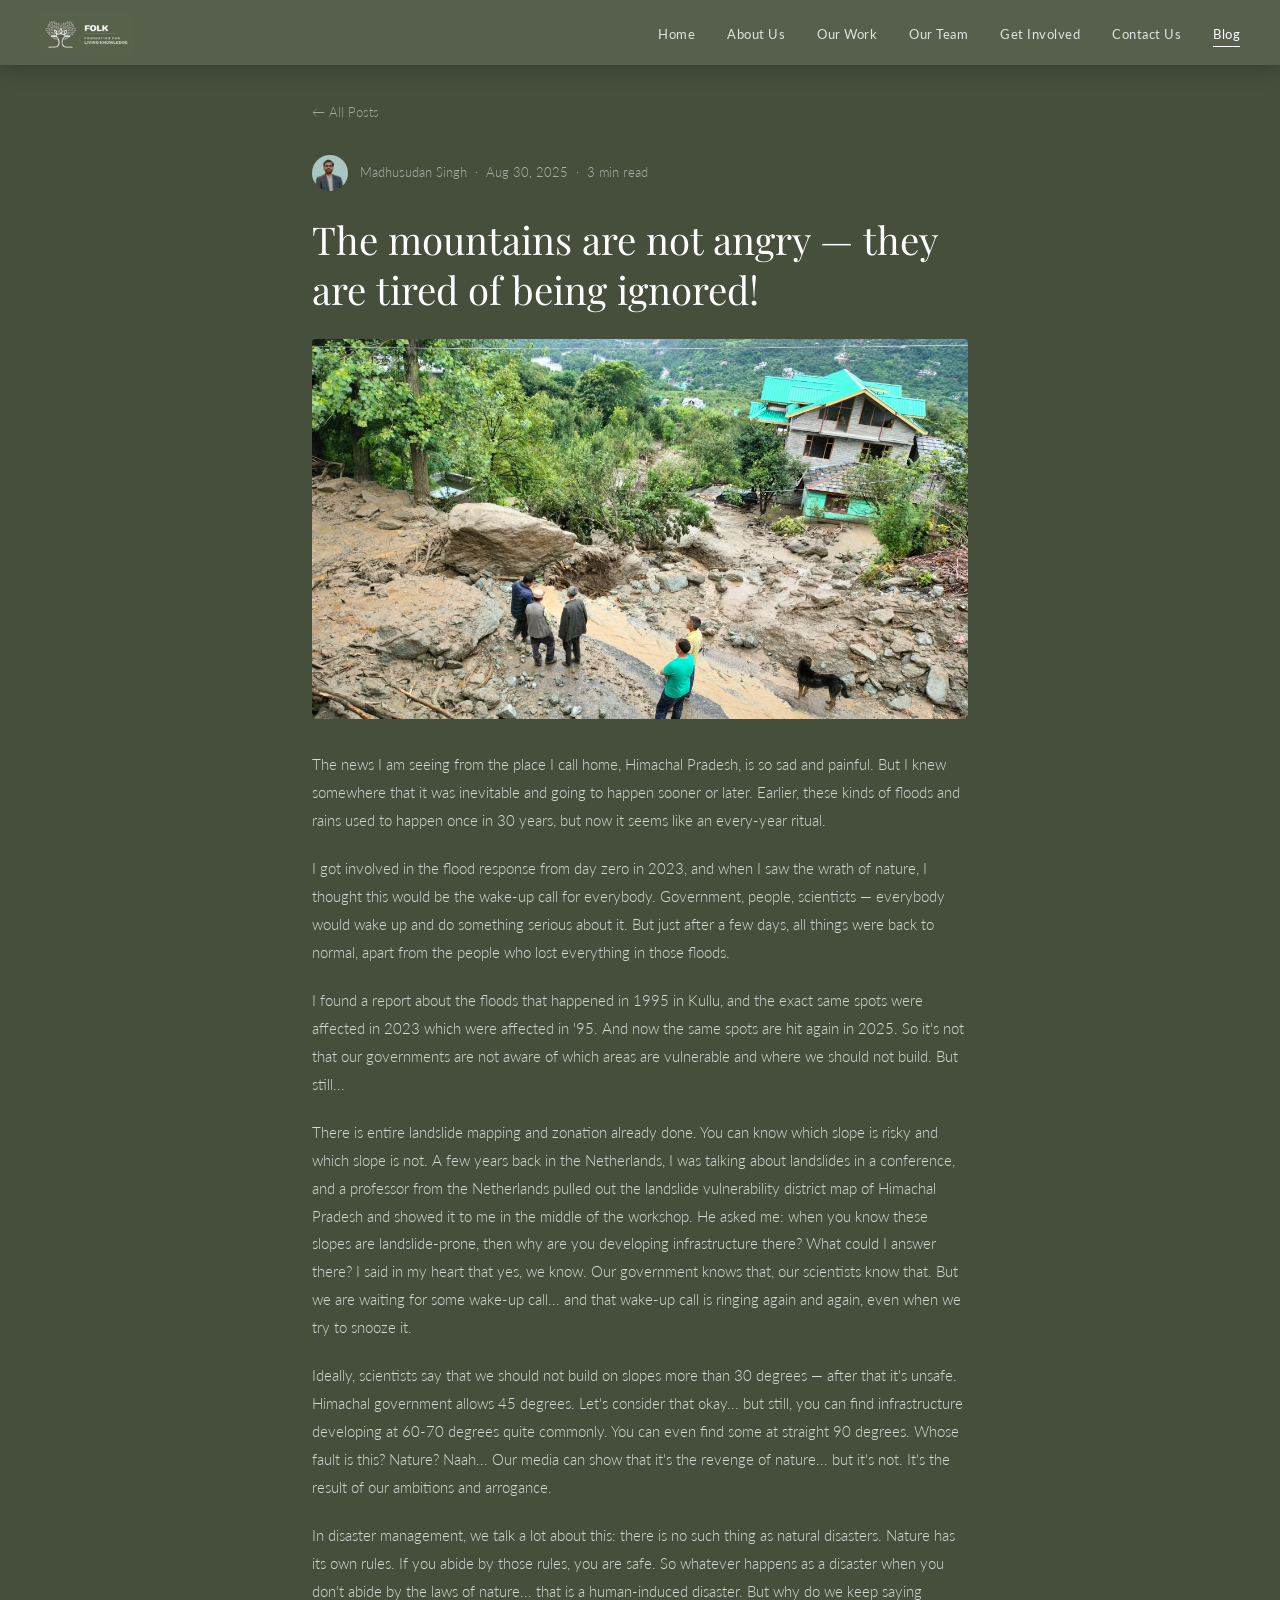
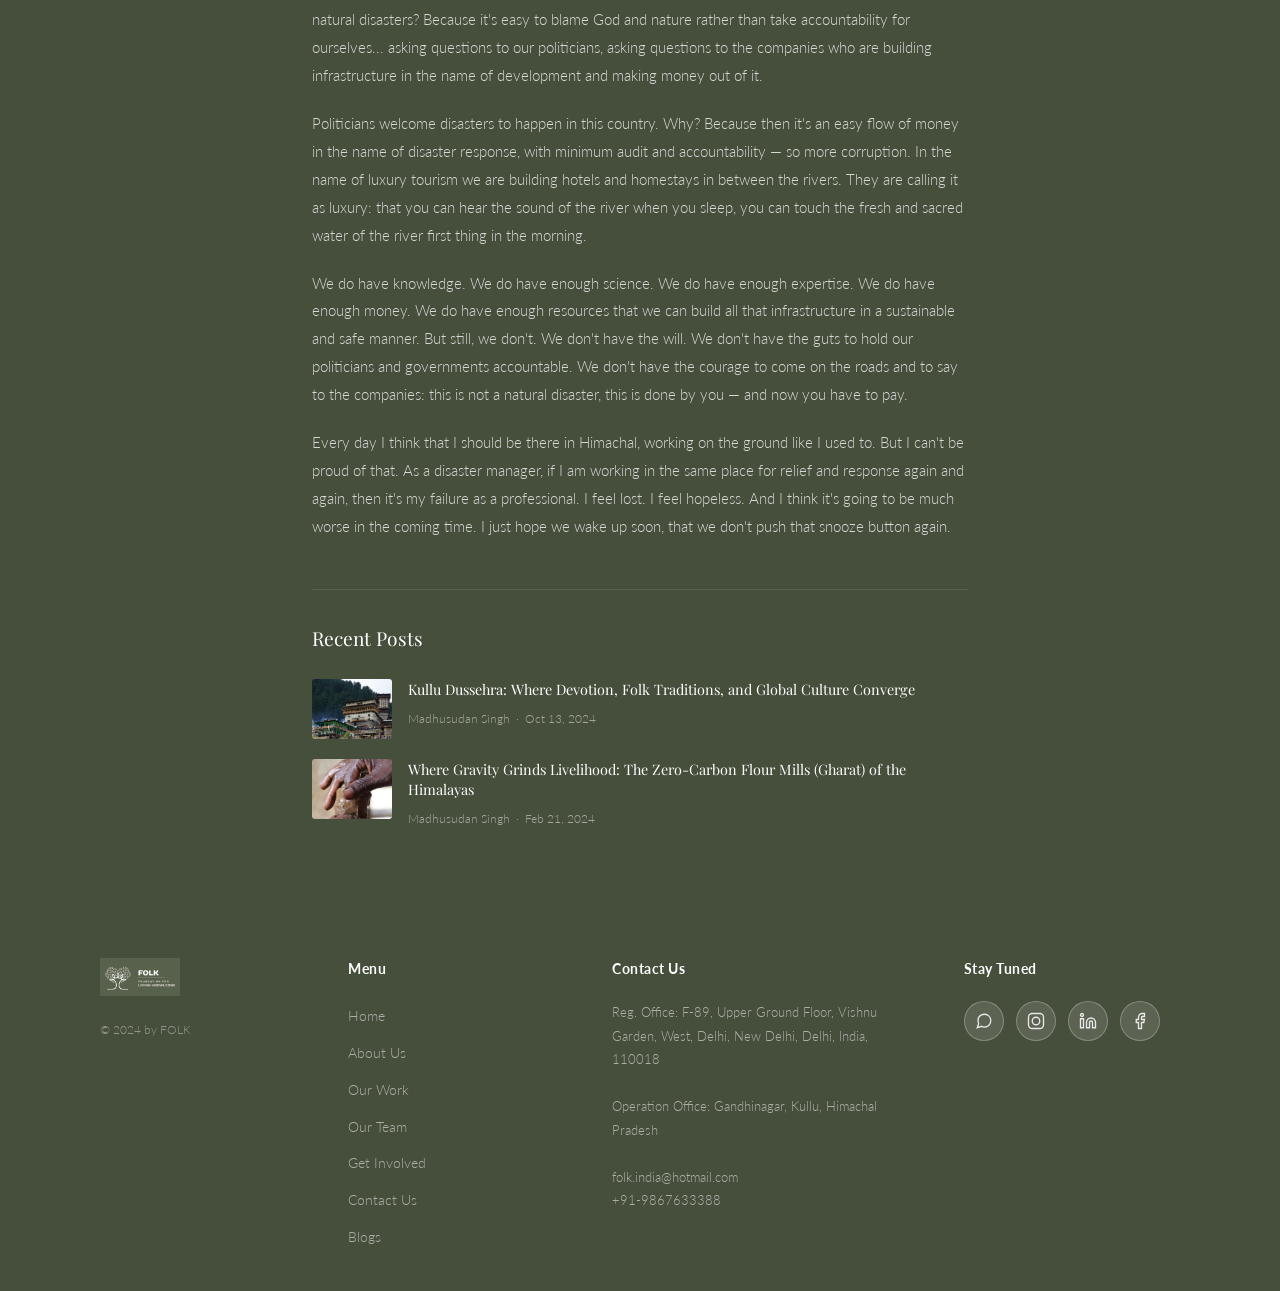
<file: post-mountains.html>
﻿<!DOCTYPE html>
<html lang="en">
<head>
  <meta charset="UTF-8" /><meta name="viewport" content="width=device-width, initial-scale=1.0" />
  <title>The mountains are not angry — they are tired of being ignored! — FOLK Blog</title>
  <meta name="description" content="Madhusudan Singh reflects on recurring floods in Himachal Pradesh and the human choices behind so-called natural disasters." />
  <link rel="stylesheet" href="css/style.css" />
  <link rel="icon" href="data:image/svg+xml,<svg xmlns='http://www.w3.org/2000/svg' viewBox='0 0 100 100'><text y='.9em' font-size='90'>🌿</text></svg>" />
</head>
<body>

<nav class="navbar">
  <a href="index.html" class="logo"><img src="images/logo-white.jpg" alt="FOLK — Foundation For Living Knowledge" class="logo-img" /></a>
  <button class="nav-toggle" aria-label="Menu"><span></span><span></span><span></span></button>
  <ul class="nav-links">
    <li><a href="index.html">Home</a></li>
    <li><a href="about.html">About Us</a></li>
    <li><a href="our-work.html">Our Work</a></li>
    <li><a href="our-team.html">Our Team</a></li>
    <li><a href="get-involved.html">Get Involved</a></li>
    <li><a href="contact.html">Contact Us</a></li>
    <li><a href="blog.html" class="active">Blog</a></li>
  </ul>
</nav>

<main class="blog-post-page">
  <div class="blog-post-container">

    <a href="blog.html" class="blog-post-back">← All Posts</a>

    <div class="blog-post-meta">
      <div class="author-avatar"><img class="site-img" src="images/team-madhu.jpg" alt="Madhusudan Singh" /></div>
      <span class="meta-info">Madhusudan Singh &nbsp;·&nbsp; Aug 30, 2025 &nbsp;·&nbsp; 3 min read</span>
    </div>

    <h1 class="blog-post-title">The mountains are not angry — they are tired of being ignored!</h1>

    <div class="blog-post-feature">
      <img class="site-img" src="images/work-flood-damage.jpg" alt="Flood and landslide damage — Himachal Pradesh 2025" style="height:380px" />
    </div>

    <div class="blog-post-body">
      <p>The news I am seeing from the place I call home, Himachal Pradesh, is so sad and painful. But I knew somewhere that it was inevitable and going to happen sooner or later. Earlier, these kinds of floods and rains used to happen once in 30 years, but now it seems like an every-year ritual.</p>

      <p>I got involved in the flood response from day zero in 2023, and when I saw the wrath of nature, I thought this would be the wake-up call for everybody. Government, people, scientists — everybody would wake up and do something serious about it. But just after a few days, all things were back to normal, apart from the people who lost everything in those floods.</p>

      <p>I found a report about the floods that happened in 1995 in Kullu, and the exact same spots were affected in 2023 which were affected in '95. And now the same spots are hit again in 2025. So it's not that our governments are not aware of which areas are vulnerable and where we should not build. But still...</p>

      <p>There is entire landslide mapping and zonation already done. You can know which slope is risky and which slope is not. A few years back in the Netherlands, I was talking about landslides in a conference, and a professor from the Netherlands pulled out the landslide vulnerability district map of Himachal Pradesh and showed it to me in the middle of the workshop. He asked me: when you know these slopes are landslide-prone, then why are you developing infrastructure there? What could I answer there? I said in my heart that yes, we know. Our government knows that, our scientists know that. But we are waiting for some wake-up call... and that wake-up call is ringing again and again, even when we try to snooze it.</p>

      <p>Ideally, scientists say that we should not build on slopes more than 30 degrees — after that it's unsafe. Himachal government allows 45 degrees. Let's consider that okay... but still, you can find infrastructure developing at 60-70 degrees quite commonly. You can even find some at straight 90 degrees. Whose fault is this? Nature? Naah... Our media can show that it's the revenge of nature... but it's not. It's the result of our ambitions and arrogance.</p>

      <p>In disaster management, we talk a lot about this: there is no such thing as natural disasters. Nature has its own rules. If you abide by those rules, you are safe. So whatever happens as a disaster when you don't abide by the laws of nature... that is a human-induced disaster. But why do we keep saying natural disasters? Because it's easy to blame God and nature rather than take accountability for ourselves... asking questions to our politicians, asking questions to the companies who are building infrastructure in the name of development and making money out of it.</p>

      <p>Politicians welcome disasters to happen in this country. Why? Because then it's an easy flow of money in the name of disaster response, with minimum audit and accountability — so more corruption. In the name of luxury tourism we are building hotels and homestays in between the rivers. They are calling it as luxury: that you can hear the sound of the river when you sleep, you can touch the fresh and sacred water of the river first thing in the morning.</p>

      <p>We do have knowledge. We do have enough science. We do have enough expertise. We do have enough money. We do have enough resources that we can build all that infrastructure in a sustainable and safe manner. But still, we don't. We don't have the will. We don't have the guts to hold our politicians and governments accountable. We don't have the courage to come on the roads and to say to the companies: this is not a natural disaster, this is done by you — and now you have to pay.</p>

      <p>Every day I think that I should be there in Himachal, working on the ground like I used to. But I can't be proud of that. As a disaster manager, if I am working in the same place for relief and response again and again, then it's my failure as a professional. I feel lost. I feel hopeless. And I think it's going to be much worse in the coming time. I just hope we wake up soon, that we don't push that snooze button again.</p>
    </div>

    <hr class="blog-post-divider">
    <h2 class="blog-post-recent-title">Recent Posts</h2>
    <div class="recent-posts-list">
      <div class="recent-post-item">
        <a href="post-dussehra.html" class="recent-post-thumb"><img class="site-img" src="images/work-temple.jpg" alt="Kullu Dussehra festival" /></a>
        <div>
          <a href="post-dussehra.html"><h4>Kullu Dussehra: Where Devotion, Folk Traditions, and Global Culture Converge</h4></a>
          <span class="meta-text">Madhusudan Singh &nbsp;·&nbsp; Oct 13, 2024</span>
        </div>
      </div>
      <div class="recent-post-item">
        <a href="post-gharat.html" class="recent-post-thumb"><img class="site-img" src="images/work-clay.jpg" alt="Gharat water mill — traditional craft" /></a>
        <div>
          <a href="post-gharat.html"><h4>Where Gravity Grinds Livelihood: The Zero-Carbon Flour Mills (Gharat) of the Himalayas</h4></a>
          <span class="meta-text">Madhusudan Singh &nbsp;·&nbsp; Feb 21, 2024</span>
        </div>
      </div>
    </div>

  </div>
</main>

<footer class="footer">
  <div class="footer-inner">
    <div class="footer-brand">
      <div class="logo-sm"><img src="images/logo-white.jpg" alt="FOLK — Foundation For Living Knowledge" class="logo-img-sm" /></div>
      <p class="copy">© 2024 by FOLK</p>
    </div>
    <div class="footer-col"><h4>Menu</h4><ul><li><a href="index.html">Home</a></li><li><a href="about.html">About Us</a></li><li><a href="our-work.html">Our Work</a></li><li><a href="our-team.html">Our Team</a></li><li><a href="get-involved.html">Get Involved</a></li><li><a href="contact.html">Contact Us</a></li><li><a href="blog.html">Blogs</a></li></ul></div>
    <div class="footer-col"><h4>Contact Us</h4><address>Reg. Office: F-89, Upper Ground Floor, Vishnu Garden, West, Delhi, New Delhi, Delhi, India, 110018<br><br>Operation Office: Gandhinagar, Kullu, Himachal Pradesh<br><br><a href="mailto:folk.india@hotmail.com">folk.india@hotmail.com</a><br><a href="tel:+919867633388">+91-9867633388</a></address></div>
    <div class="footer-col"><h4>Stay Tuned</h4><div class="social-round"><a href="https://api.whatsapp.com/message/43WELYTEPMSCD1" title="WhatsApp" target="_blank" rel="noopener"><svg width="18" height="18" viewBox="0 0 24 24" fill="none" stroke="currentColor" stroke-width="1.8"><path d="M21 11.5a8.38 8.38 0 01-.9 3.8 8.5 8.5 0 01-7.6 4.7 8.38 8.38 0 01-3.8-.9L3 21l1.9-5.7a8.38 8.38 0 01-.9-3.8 8.5 8.5 0 014.7-7.6 8.38 8.38 0 013.8-.9h.5a8.48 8.48 0 018 8v.5z"/></svg></a><a href="https://www.instagram.com/folk.organization" title="Instagram" target="_blank" rel="noopener"><svg width="18" height="18" viewBox="0 0 24 24" fill="none" stroke="currentColor" stroke-width="1.8"><rect x="2" y="2" width="20" height="20" rx="5"/><circle cx="12" cy="12" r="5"/><circle cx="17.5" cy="6.5" r="0.5" fill="currentColor" stroke="none"/></svg></a><a href="https://www.linkedin.com/company/82987163" title="LinkedIn" target="_blank" rel="noopener"><svg width="18" height="18" viewBox="0 0 24 24" fill="none" stroke="currentColor" stroke-width="1.8"><path d="M16 8a6 6 0 016 6v7h-4v-7a2 2 0 00-2-2 2 2 0 00-2 2v7h-4v-7a6 6 0 016-6zM2 9h4v12H2z"/><circle cx="4" cy="4" r="2"/></svg></a><a href="https://www.facebook.com/folk.organization" title="Facebook" target="_blank" rel="noopener"><svg width="18" height="18" viewBox="0 0 24 24" fill="none" stroke="currentColor" stroke-width="1.8"><path d="M18 2h-3a5 5 0 00-5 5v3H7v4h3v8h4v-8h3l1-4h-4V7a1 1 0 011-1h3z"/></svg></a></div></div>
  </div>
</footer>
<script src="js/main.js"></script>
</body>
</html>
</file>
<file: css/style.css>
@import url('https://fonts.googleapis.com/css2?family=Playfair+Display:ital,wght@0,400;0,600;0,700;1,400&family=Lato:wght@300;400;700&display=swap');

/* ── Variables ── */
:root {
  --dark:       #57604c;
  --dark-deep:  #464e3c;
  --dark-mid:   #68705a;
  --cream:      #e8e3d0;
  --cream-light:#f0ece0;
  --white:      #ffffff;
  --text-dark:  #1a1a1a;
  --text-mid:   #444;
  --text-light: #777;
  --text-cream:     rgba(255,255,255,0.85);
  --text-cream-nav: rgba(255,255,255,0.82);
  --text-cream-hero:rgba(255,255,255,0.88);
  --text-cream-dim: rgba(255,255,255,0.78);
  --text-cream-mid: rgba(255,255,255,0.75);
  --dark-grove:  #4d5542;
  --leaf-green:  #78a258;
  --btn:         #1e1e1e;
  --nav-h:      65px;
  --serif:      'Playfair Display', Georgia, serif;
  --sans:       'Lato', -apple-system, sans-serif;
  --ease:       0.3s ease;
  --shadow:     0 4px 24px rgba(0,0,0,0.12);
}

/* ── Reset ── */
*, *::before, *::after { box-sizing: border-box; margin: 0; padding: 0; }
html { scroll-behavior: smooth; }
body { font-family: var(--sans); font-weight: 300; color: var(--text-dark); background: var(--cream-light); line-height: 1.7; }
img  { max-width: 100%; display: block; }
a    { text-decoration: none; color: inherit; }
ul   { list-style: none; }

/* ── Image Placeholders ── */
.img-ph {
  background: linear-gradient(135deg, var(--dark-deep) 0%, var(--dark-mid) 100%);
  position: relative; overflow: hidden;
  display: flex; align-items: center; justify-content: center;
}
.img-ph::after {
  content: attr(data-img);
  color: rgba(255,255,255,0.2);
  font-size: 0.65rem; letter-spacing: 2px; text-transform: uppercase;
  font-family: var(--sans); text-align: center; padding: 1rem; position: absolute;
}

/* ── Navbar ── */
.navbar {
  position: fixed; top: 0; left: 0; right: 0; z-index: 999;
  background: var(--dark); height: var(--nav-h);
  display: flex; align-items: center; justify-content: space-between;
  padding: 0 2.5rem; box-shadow: 0 2px 20px rgba(0,0,0,0.25);
}
.logo { display: flex; align-items: center; gap: 12px; }
.logo-text { display: flex; flex-direction: column; line-height: 1.1; }
.logo-text .folk-name { font-family: var(--serif); color: var(--white); font-size: 1.35rem; font-weight: 600; letter-spacing: 1px; }
.logo-text .folk-sub  { font-family: var(--sans); color: rgba(255,255,255,0.6); font-size: 0.55rem; letter-spacing: 2px; text-transform: uppercase; font-weight: 400; margin-top: 1px; }
.nav-links { display: flex; gap: 2rem; }
.nav-links a { font-family: var(--sans); font-size: 0.82rem; font-weight: 400; color: rgba(255,255,255,0.82); letter-spacing: 0.5px; padding-bottom: 4px; border-bottom: 1.5px solid transparent; transition: all var(--ease); }
.nav-links a:hover, .nav-links a.active { color: var(--white); border-bottom-color: var(--white); }
.nav-toggle { display: none; background: none; border: none; cursor: pointer; padding: 4px; }
.nav-toggle span { display: block; width: 22px; height: 1.5px; background: var(--white); margin: 5px 0; transition: all var(--ease); }
.nav-toggle.open span:nth-child(1) { transform: translateY(6.5px) rotate(45deg); }
.nav-toggle.open span:nth-child(2) { opacity: 0; transform: scaleX(0); }
.nav-toggle.open span:nth-child(3) { transform: translateY(-6.5px) rotate(-45deg); }

/* ── Buttons ── */
.btn, .btn-outline-dark, .btn-outline-light {
  display: inline-block; padding: 9px 26px; border-radius: 50px; font-size: 0.82rem;
  font-family: var(--sans); font-weight: 400; letter-spacing: 0.5px; cursor: pointer;
  transition: all var(--ease); border: 1.5px solid;
}
.btn              { background: var(--btn); color: var(--white); border-color: var(--btn); }
.btn:hover        { background: #333; border-color: #333; color: var(--white); }
.btn-outline-dark { background: transparent; color: var(--dark); border-color: var(--dark); }
.btn-outline-dark:hover { background: var(--dark); color: var(--white); }
.btn-outline-light { background: transparent; color: var(--white); border-color: var(--white); }
.btn-outline-light:hover { background: rgba(255,255,255,0.1); }

/* ── Title Decorator (wavy line) ── */
.title-deco {
  display: flex; justify-content: center; margin: 0.6rem auto 0;
  color: inherit; opacity: 0.45;
}
.title-deco svg { display: block; }

/* ── Section headings ── */
.section-title {
  font-family: var(--serif); font-weight: 400;
  font-size: clamp(1.6rem, 3vw, 2rem);
  text-align: center; margin-bottom: 0.2rem;
}
.section-title-sm {
  font-family: var(--serif); font-weight: 400;
  font-size: clamp(1.4rem, 2.5vw, 1.8rem);
  text-align: center; margin-bottom: 0.2rem;
}
.section-title.light { color: var(--white); }
.section-title.dark  { color: var(--text-dark); }

/* ── Container ── */
.container { max-width: 1080px; margin: 0 auto; padding: 0 2rem; }
.section    { padding: 5rem 0; }
.section-sm { padding: 3.5rem 0; }

/* ── Backgrounds ── */
.bg-dark      { background: var(--dark); }
.bg-dark-grove{ background: var(--dark-grove); }
.bg-cream     { background: var(--cream); }
.bg-cream-light { background: var(--cream-light); }
.bg-white     { background: var(--white); }

/* ── Utility ── */
.section-padded { padding: 5rem 2rem; }
.sr-only { position:absolute; width:1px; height:1px; padding:0; margin:-1px; overflow:hidden; clip:rect(0,0,0,0); border:0; }
.contact-social { margin-top: 2rem; }
.donate-form { margin-top: 2rem; }

/* ════════════════════════════════════════
   HERO (Homepage)
════════════════════════════════════════ */
.hero {
  position: relative; height: 78vh; min-height: 500px;
  display: flex; align-items: center; justify-content: center;
  overflow: hidden;
}
.hero .img-ph { position: absolute; inset: 0; z-index: 0; }
.hero-overlay {
  position: absolute; inset: 0; z-index: 1;
  background: linear-gradient(to top, rgba(0,0,0,0.65) 0%, rgba(0,0,0,0.1) 50%, rgba(0,0,0,0.15) 100%);
}
.hero-content {
  position: relative; z-index: 2; text-align: center; color: var(--white);
  padding: 0 1.5rem;
}
.hero-content h1 {
  font-family: var(--serif); font-weight: 400;
  font-size: clamp(2.8rem, 6vw, 5rem); line-height: 1.15;
  color: var(--white); margin-bottom: 0.6rem; letter-spacing: -0.5px;
}
.hero-content .hero-sub {
  font-family: var(--serif); font-style: italic; font-size: 1.15rem;
  color: rgba(255,255,255,0.88); margin-bottom: 0.75rem; font-weight: 400;
}
.hero-sep { display: flex; justify-content: center; margin-top: 0.5rem; }
.hero-sep svg { opacity: 0.5; }

/* ════════════════════════════════════════
   HOME — ABOUT SECTION
════════════════════════════════════════ */
.home-about { padding: 5rem 0; }
.home-about-grid { display: grid; grid-template-columns: 1fr 1.4fr; gap: 4rem; align-items: start; margin-top: 3rem; }
.icon-list { display: flex; flex-direction: column; gap: 2.2rem; }
.icon-item  { display: flex; align-items: center; gap: 1.25rem; }
.icon-circle { width: 60px; height: 60px; border-radius: 50%; background: rgba(60,72,56,0.08); border: 1px solid rgba(60,72,56,0.2); flex-shrink: 0; display: flex; align-items: center; justify-content: center; }
.icon-circle svg { width: 26px; height: 26px; stroke: var(--dark); fill: none; stroke-width: 1.3; }
.icon-label { font-family: var(--sans); font-size: 0.92rem; font-weight: 400; color: var(--text-mid); line-height: 1.4; }
.about-text-col h2 { font-family: var(--serif); font-size: 2rem; margin-bottom: 1.25rem; color: var(--text-dark); font-weight: 400; }
.about-text-col p { color: var(--text-mid); font-size: 0.93rem; line-height: 1.8; margin-bottom: 2rem; text-align: justify; }

/* ════════════════════════════════════════
   HOME — OUR WORK CAROUSEL
════════════════════════════════════════ */
.home-work { padding: 5rem 0; position: relative; }
.carousel-wrap { position: relative; margin-top: 3rem; }
.carousel-inner { display: flex; overflow: hidden; }
.carousel-slide { display: none; width: 100%; }
.carousel-slide.active { display: grid; grid-template-columns: 1fr 1fr; gap: 0; align-items: stretch; min-height: 420px; }
.slide-text { display: flex; flex-direction: column; justify-content: center; padding: 3rem 4rem 3rem 3rem; }
.slide-text h3 { font-family: var(--serif); font-size: 1.6rem; font-weight: 400; color: var(--white); margin-bottom: 1.5rem; line-height: 1.4; }
.slide-img-ph { height: auto; min-height: 360px; }
.carousel-btn {
  position: absolute; top: 50%; transform: translateY(-50%);
  width: 44px; height: 44px; border-radius: 50%; background: rgba(255,255,255,0.15);
  border: 1.5px solid rgba(255,255,255,0.4); color: var(--white);
  font-size: 1rem; cursor: pointer; transition: all var(--ease);
  display: flex; align-items: center; justify-content: center; z-index: 10;
}
.carousel-btn:hover { background: rgba(255,255,255,0.3); }
.carousel-prev { left: -60px; }
.carousel-next { right: -60px; }
.carousel-dots { display: flex; justify-content: center; gap: 8px; margin-top: 1.75rem; }
.dot { width: 8px; height: 8px; border-radius: 50%; background: rgba(255,255,255,0.3); border: none; cursor: pointer; padding: 0; transition: background var(--ease); }
.dot.active { background: var(--white); }

/* ════════════════════════════════════════
   HOME — TEAM SECTION
════════════════════════════════════════ */
.home-team { padding: 5rem 0; }
.home-team-grid { display: grid; grid-template-columns: repeat(3, 1fr); gap: 2.5rem; margin-top: 3rem; }
.home-team-card { text-align: center; display: flex; flex-direction: column; }
.team-photo-ph { width: 120px; height: 120px; border-radius: 50%; margin: 0 auto 1rem; border: 2px solid rgba(87,96,76,0.15); overflow: hidden; }
.team-photo-ph .img-ph { width: 100%; height: 100%; }
.home-team-card h3 { font-family: var(--serif); font-size: 1.05rem; font-weight: 600; color: var(--text-dark); margin-bottom: 0.2rem; }
.team-role { font-size: 0.78rem; color: var(--dark); font-weight: 400; margin-bottom: 1rem; text-transform: none; letter-spacing: 0; }
.team-bio { font-size: 0.83rem; color: var(--text-mid); line-height: 1.7; margin-bottom: 1.25rem; text-align: left; flex: 1; }

/* ════════════════════════════════════════
   ABOUT PAGE
════════════════════════════════════════ */
/* Quote hero */
.quote-hero { padding: 6rem 2rem 4rem; text-align: center; background: var(--cream); position: relative; }
.folk-icon-lg { width: 70px; height: 70px; margin: 0 auto 2rem; }
.quote-text {
  font-family: var(--serif); font-style: italic; font-size: clamp(1.1rem, 2.5vw, 1.55rem);
  color: var(--text-dark); max-width: 700px; margin: 0 auto 1.25rem; line-height: 1.6; font-weight: 400;
}
.quote-author { font-size: 0.9rem; color: var(--text-light); letter-spacing: 1px; }

/* Who / What / Vision */
.who-what-grid { display: grid; grid-template-columns: 1fr 1.2fr 1fr; gap: 0; }
.who-what-col { padding: 4rem 2.5rem; text-align: center; }
.who-what-col.center { padding: 0; }
.who-what-col h3 { font-family: var(--serif); font-size: 1.4rem; font-weight: 400; color: var(--white); margin-bottom: 1rem; }
.who-what-col p { font-size: 0.9rem; color: rgba(255,255,255,0.75); line-height: 1.8; }
.who-what-img { width: 100%; height: 100%; min-height: 320px; }

/* Vision split */
.vision-split { display: grid; grid-template-columns: 1fr 1fr; min-height: 420px; }
.vision-img { min-height: 420px; }
.vision-text { background: var(--cream); padding: 4rem 3.5rem; display: flex; flex-direction: column; justify-content: center; }
.vision-text h2 { font-family: var(--serif); font-size: 1.8rem; font-weight: 400; color: var(--text-dark); margin-bottom: 1.25rem; }
.vision-text p { font-size: 0.93rem; color: var(--text-mid); line-height: 1.8; }

/* Core Values */
.values-icons { display: flex; justify-content: center; gap: 3.5rem; flex-wrap: wrap; margin-top: 3rem; }
.value-icon-item { text-align: center; }
.value-icon-circle { width: 60px; height: 60px; border-radius: 50%; border: 1.5px solid rgba(255,255,255,0.4); display: flex; align-items: center; justify-content: center; margin: 0 auto 0.75rem; }
.value-icon-circle svg { width: 28px; height: 28px; stroke: rgba(255,255,255,0.85); fill: none; stroke-width: 1.3; }
.value-icon-item span { font-size: 0.8rem; color: rgba(255,255,255,0.8); text-align: center; display: block; max-width: 90px; line-height: 1.4; }

/* Approach */
.approach-split { display: grid; grid-template-columns: 1fr 1fr; min-height: 380px; }
.approach-text { background: var(--cream); padding: 4rem 3.5rem; display: flex; flex-direction: column; justify-content: center; }
.approach-text h2 { font-family: var(--serif); font-size: 1.8rem; font-weight: 400; color: var(--text-dark); margin-bottom: 1.25rem; }
.approach-list { list-style: none; }
.approach-list li { font-size: 0.93rem; color: var(--text-mid); padding: 0.35rem 0; border-bottom: none; }
.approach-img { min-height: 380px; }

/* ════════════════════════════════════════
   OUR WORK PAGE
════════════════════════════════════════ */
.work-hero {
  position: relative; min-height: 50vh;
  display: flex; align-items: center; justify-content: center; text-align: center;
  padding: calc(var(--nav-h) + 3rem) 2rem 3rem;
}
.work-hero-bg { position: absolute; inset: 0; z-index: 0; }
.work-hero-overlay { position: absolute; inset: 0; z-index: 1; background: rgba(44,56,38,0.78); }
.work-hero-content { position: relative; z-index: 2; max-width: 700px; }
.work-hero-content h1 { font-family: var(--serif); font-size: clamp(2rem, 5vw, 3rem); color: var(--white); font-weight: 400; margin-bottom: 0.5rem; }
.work-hero-content p { font-size: 0.92rem; color: rgba(255,255,255,0.82); line-height: 1.8; margin-top: 1rem; }

.project { padding: 4.5rem 0; }
.project-inner { display: grid; grid-template-columns: 1fr 1.1fr; gap: 3rem; align-items: start; max-width: 1080px; margin: 0 auto; padding: 0 2rem; }
.project-inner.reverse { grid-template-columns: 1.1fr 1fr; }
.project-inner.reverse .proj-content { order: -1; }
.proj-number { font-family: var(--serif); font-size: 2.5rem; color: rgba(60,72,56,0.25); font-weight: 400; line-height: 1; margin-bottom: 0.5rem; }
.proj-content h3 { font-family: var(--serif); font-size: 1.35rem; font-weight: 600; color: var(--text-dark); margin-bottom: 1rem; line-height: 1.4; }
.proj-content.light h3, .proj-number.light { color: var(--white); }
.proj-content.light h3 { color: var(--white); }
.proj-content.light .proj-number { color: rgba(255,255,255,0.25); }
.proj-content p { font-size: 0.9rem; color: var(--text-mid); line-height: 1.8; margin-bottom: 1.25rem; }
.proj-content.light p { color: rgba(255,255,255,0.78); }
.proj-img-ph { height: 280px; border-radius: 4px; overflow: hidden; }
.proj-img-ph .img-ph { height: 100%; }
a.read-more { font-size: 0.85rem; color: var(--dark); font-weight: 400; letter-spacing: 0.3px; display: inline-block; padding-bottom: 2px; border-bottom: 1px solid var(--dark); transition: all var(--ease); }
a.read-more.light { color: rgba(255,255,255,0.85); border-bottom-color: rgba(255,255,255,0.5); }
a.read-more:hover { opacity: 0.7; }

/* ════════════════════════════════════════
   TEAM PAGE
════════════════════════════════════════ */
.team-hero { padding: calc(var(--nav-h) + 3.5rem) 2rem 4rem; text-align: center; background: var(--cream); position: relative; overflow: hidden; }
.team-hero::before { content: ''; position: absolute; right: -8%; top: -10%; width: 350px; height: 350px; border-radius: 50%; background: rgba(60,72,56,0.06); }
.team-hero::after  { content: ''; position: absolute; left: -5%; bottom: -15%; width: 250px; height: 250px; border-radius: 50%; background: rgba(60,72,56,0.06); }
.team-hero h1 { font-family: var(--serif); font-size: clamp(2rem, 4vw, 2.8rem); font-weight: 400; color: var(--text-dark); margin-bottom: 0.4rem; }
.team-tagline { font-size: 0.9rem; color: var(--text-mid); letter-spacing: 1px; margin: 1rem 0 0.5rem; }
.team-hero p { font-size: 0.92rem; color: var(--text-mid); max-width: 600px; margin: 1rem auto 0; line-height: 1.8; }

/* Founder card */
.founders-grid { display: grid; grid-template-columns: 1fr 1fr; gap: 2.5rem; margin-top: 2.5rem; }
.founder-single { margin-top: 2rem; max-width: 460px; margin-left: auto; margin-right: auto; }
.founder-card, .assoc-card {
  background: rgba(255,255,255,0.06); border-radius: 4px; padding: 2rem;
}
.founder-header { display: flex; align-items: center; gap: 1.5rem; margin-bottom: 1rem; }
.founder-photo-ph { width: 90px; height: 90px; border-radius: 4px; overflow: hidden; flex-shrink: 0; border: 1px solid rgba(255,255,255,0.15); }
.founder-photo-ph .img-ph { width: 100%; height: 100%; }
.founder-header h3 { font-family: var(--serif); font-size: 1.1rem; color: var(--white); font-weight: 600; margin-bottom: 0.2rem; }
.founder-header .role { font-size: 0.78rem; color: rgba(255,255,255,0.6); }
.founder-card p, .assoc-card p { font-size: 0.83rem; color: rgba(255,255,255,0.7); line-height: 1.75; margin-bottom: 0.75rem; }
.assoc-grid { display: grid; grid-template-columns: repeat(3, 1fr); gap: 2rem; margin-top: 2rem; }
.assoc-header { display: flex; align-items: center; gap: 1rem; margin-bottom: 0.75rem; }
.assoc-photo-ph { width: 70px; height: 70px; border-radius: 4px; overflow: hidden; flex-shrink: 0; border: 1px solid rgba(255,255,255,0.15); }
.assoc-photo-ph .img-ph { width: 100%; height: 100%; }
.assoc-header h3 { font-family: var(--serif); font-size: 0.95rem; color: var(--white); font-weight: 600; margin-bottom: 0.15rem; }
.assoc-header .role { font-size: 0.72rem; color: rgba(255,255,255,0.55); }

/* ════════════════════════════════════════
   GET INVOLVED PAGE
════════════════════════════════════════ */
.gi-hero { position: relative; height: 40vh; min-height: 280px; margin-top: var(--nav-h); overflow: hidden; }
.gi-hero .img-ph { width: 100%; height: 100%; }
.gi-section { padding: 5rem 0; }
.gi-icon { width: 60px; height: 60px; margin: 0 auto 1.5rem; }
.gi-three { display: grid; grid-template-columns: 1fr 1fr 1fr; gap: 0; align-items: start; margin-top: 3rem; max-width: 1100px; margin-left: auto; margin-right: auto; padding: 0 2rem; }
.gi-col { padding: 0 3rem; text-align: center; }
.gi-col.center { padding: 0; }
.gi-col h3 { font-family: var(--serif); font-size: 1.4rem; color: var(--white); font-weight: 400; margin-bottom: 1.25rem; }
.gi-col p { font-size: 0.88rem; color: rgba(255,255,255,0.75); line-height: 1.8; }
.gi-img-ph { height: 340px; }
.gi-img-ph .img-ph { height: 100%; }

/* Join Us */
.join-section { padding: 5rem 2rem; text-align: center; }
.join-section h2 { font-family: var(--serif); font-size: 2rem; font-weight: 400; color: var(--text-dark); margin-bottom: 0.3rem; }
.join-section .subtitle { font-size: 0.92rem; color: var(--text-mid); max-width: 580px; margin: 1rem auto 2.5rem; line-height: 1.8; }

/* ════════════════════════════════════════
   CONTACT PAGE
════════════════════════════════════════ */
.contact-header { padding: calc(var(--nav-h) + 3rem) 2rem 3rem; text-align: center; }
.contact-header h1 { font-family: var(--serif); font-size: clamp(2rem, 4vw, 2.8rem); color: var(--white); font-weight: 400; margin-bottom: 0.4rem; }
.contact-header p { font-size: 0.92rem; color: rgba(255,255,255,0.75); max-width: 560px; margin: 1rem auto 0; }

.contact-body { display: grid; grid-template-columns: 360px 1fr; min-height: 400px; }
.contact-details-col { background: var(--white); padding: 3.5rem 2.5rem; }
.contact-details-col h3 { font-family: var(--serif); font-size: 1.4rem; font-weight: 400; color: var(--text-dark); margin-bottom: 1.75rem; }
.contact-detail-item { margin-bottom: 1.25rem; }
.contact-detail-item p, .contact-detail-item a { font-size: 0.88rem; color: var(--text-mid); line-height: 1.7; }
.contact-form-col { position: relative; display: flex; align-items: center; justify-content: center; padding: 3rem 3.5rem; }
.contact-form-bg { position: absolute; inset: 0; z-index: 0; }
.contact-form-bg .img-ph { height: 100%; }
.contact-form-overlay { position: absolute; inset: 0; background: rgba(44,56,38,0.75); z-index: 1; }
.contact-form-inner { position: relative; z-index: 2; width: 100%; max-width: 480px; }

.support-section { padding: 0; }
.support-grid { display: grid; grid-template-columns: 380px 1fr; min-height: 360px; }
.support-img-ph { min-height: 360px; }
.support-img-ph .img-ph { height: 100%; }
.support-text { background: var(--dark-mid); padding: 3.5rem 3rem; display: flex; flex-direction: column; justify-content: center; }
.support-text h2 { font-family: var(--serif); font-size: 1.6rem; color: var(--white); font-weight: 400; margin-bottom: 2rem; }
.support-item h4 { font-family: var(--serif); font-size: 1rem; color: var(--white); font-weight: 600; margin-bottom: 0.5rem; }
.support-item p { font-size: 0.85rem; color: rgba(255,255,255,0.7); line-height: 1.7; margin-bottom: 1rem; }
.support-item hr { border: none; border-top: 1px solid rgba(255,255,255,0.15); margin: 1.25rem 0; }

.donate-section { padding: 4.5rem 2rem; text-align: center; background: var(--cream); }
.donate-section h2 { font-family: var(--serif); font-size: 2rem; font-weight: 400; color: var(--text-dark); margin-bottom: 0.3rem; }
.donate-section > p { font-size: 0.9rem; color: var(--text-mid); max-width: 560px; margin: 1rem auto 2.5rem; line-height: 1.8; }

/* ════════════════════════════════════════
   FORMS (minimal — line inputs)
════════════════════════════════════════ */
.form-minimal { max-width: 560px; margin: 0 auto; text-align: left; }
.form-row-2 { display: grid; grid-template-columns: 1fr 1fr; gap: 2rem; margin-bottom: 1.5rem; }
.form-field { margin-bottom: 1.5rem; }
.form-field label { display: block; font-size: 0.82rem; color: var(--text-mid); margin-bottom: 0.5rem; letter-spacing: 0.2px; }
.form-field.light label { color: rgba(255,255,255,0.7); }
.form-field input, .form-field textarea, .form-field select {
  width: 100%; border: none; border-bottom: 1px solid #bbb; padding: 8px 0; background: transparent;
  font-size: 0.92rem; font-family: var(--sans); color: var(--text-dark); outline: none;
  transition: border-color var(--ease); border-radius: 0; appearance: none;
}
.form-field.light input, .form-field.light textarea {
  color: var(--white); border-bottom-color: rgba(255,255,255,0.4);
}
.form-field input:focus, .form-field textarea:focus { border-bottom-color: var(--dark); }
.form-field.light input:focus, .form-field.light textarea:focus { border-bottom-color: var(--white); }
.form-field textarea { min-height: 100px; resize: vertical; }
.form-submit { margin-top: 2rem; }

/* ════════════════════════════════════════
   BLOG PAGE
════════════════════════════════════════ */
.blog-page { background: var(--dark-deep); min-height: 100vh; padding: calc(var(--nav-h) + 3rem) 0 4rem; }
.blog-page .all-posts-label { font-size: 0.82rem; color: rgba(255,255,255,0.5); margin-bottom: 2.5rem; }
.blog-grid { display: grid; grid-template-columns: repeat(2, 1fr); gap: 1.5rem; }
.blog-card { background: var(--dark); border-radius: 4px; overflow: hidden; cursor: pointer; transition: transform var(--ease); }
.blog-card:hover { transform: translateY(-3px); }
.blog-card-img { height: 220px; overflow: hidden; }
.blog-card-img .img-ph { height: 100%; }
.blog-card-body { padding: 1.5rem; }
.blog-card-meta { display: flex; align-items: center; gap: 0.5rem; margin-bottom: 0.75rem; }
.author-avatar { width: 28px; height: 28px; border-radius: 50%; overflow: hidden; flex-shrink: 0; }
.author-avatar .img-ph { height: 100%; }
.blog-card-meta .meta-text { font-size: 0.75rem; color: rgba(255,255,255,0.55); }
.blog-card-body h3 { font-family: var(--serif); font-size: 1.15rem; color: var(--white); font-weight: 400; margin-bottom: 0.75rem; line-height: 1.4; }
.blog-card-body p { font-size: 0.83rem; color: rgba(255,255,255,0.65); line-height: 1.7; margin-bottom: 1rem; }
.blog-card-footer { display: flex; align-items: center; gap: 1.5rem; font-size: 0.75rem; color: rgba(255,255,255,0.45); }
.blog-card-footer span { display: flex; align-items: center; gap: 0.35rem; }

/* Blog post page */
.blog-post-page { background: var(--dark-deep); min-height: 100vh; padding: calc(var(--nav-h) + 2rem) 0 4rem; }
.blog-post-container { max-width: 720px; margin: 0 auto; padding: 0 2rem; }
.blog-post-back { font-size: 0.82rem; color: rgba(255,255,255,0.5); display: inline-block; margin-bottom: 2rem; cursor: pointer; }
.blog-post-back:hover { color: rgba(255,255,255,0.8); }
.blog-post-meta { display: flex; align-items: center; gap: 0.75rem; margin-bottom: 1.5rem; }
.blog-post-meta .author-avatar { width: 36px; height: 36px; }
.blog-post-meta .meta-info { font-size: 0.8rem; color: rgba(255,255,255,0.55); }
.blog-post-title { font-family: var(--serif); font-size: clamp(1.7rem, 4vw, 2.4rem); color: var(--white); font-weight: 400; line-height: 1.3; margin-bottom: 1.5rem; }
.blog-post-feature { border-radius: 4px; overflow: hidden; margin-bottom: 2rem; }
.blog-post-feature .img-ph { height: 380px; }
.blog-post-body { font-size: 0.92rem; color: rgba(255,255,255,0.78); line-height: 1.9; }
.blog-post-body p { margin-bottom: 1.25rem; }

/* ════════════════════════════════════════
   ACCORDION (Read More inline expand)
════════════════════════════════════════ */
.accordion-body {
  max-height: 0; overflow: hidden;
  transition: max-height 0.4s ease, opacity 0.3s ease; opacity: 0;
}
.accordion-body.open { max-height: 600px; opacity: 1; }
.accordion-toggle {
  font-size: 0.85rem; font-weight: 400; letter-spacing: 0.3px;
  display: inline-flex; align-items: center; gap: 0.35rem;
  padding-bottom: 2px; border-bottom: 1px solid currentColor;
  cursor: pointer; background: none;
  border-top: none; border-left: none; border-right: none;
  font-family: var(--sans); transition: all var(--ease); margin-top: 0.5rem;
}
.accordion-toggle:hover { opacity: 0.7; }
.accordion-toggle.dark  { color: var(--dark); border-bottom-color: var(--dark); }
.accordion-toggle.light { color: var(--text-cream); border-bottom-color: rgba(255,255,255,0.5); }
.toggle-icon { display: inline-block; transition: transform var(--ease); font-style: normal; }
.accordion-toggle.open .toggle-icon { transform: rotate(180deg); }
.assoc-card a.read-more, .founder-card a.read-more { margin-top: 0.5rem; }

/* ════════════════════════════════════════
   BLOG POST — RECENT POSTS
════════════════════════════════════════ */
.blog-post-divider { border: none; border-top: 1px solid rgba(255,255,255,0.1); margin: 3rem 0 2rem; }
.blog-post-recent-title { font-family: var(--serif); font-size: 1.2rem; color: var(--white); font-weight: 400; margin-bottom: 1.5rem; }
.recent-posts-list { display: flex; flex-direction: column; gap: 1.25rem; }
.recent-post-item { display: flex; gap: 1rem; align-items: flex-start; }
.recent-post-thumb { width: 80px; height: 60px; flex-shrink: 0; border-radius: 3px; overflow: hidden; }
.recent-post-thumb .img-ph { height: 100%; }
.recent-post-item h4 { font-family: var(--serif); font-size: 0.9rem; font-weight: 400; color: var(--white); line-height: 1.4; margin-bottom: 0.25rem; }
.recent-post-item .meta-text { font-size: 0.75rem; color: rgba(255,255,255,0.5); }
.recent-post-item a:hover h4 { color: rgba(255,255,255,0.75); }

/* Blog card as block link */
.blog-card { display: block; }
.blog-card-body h3 a { color: inherit; }

/* ════════════════════════════════════════
   SOCIAL ICONS (round)
════════════════════════════════════════ */
.social-round { display: flex; gap: 0.75rem; }
.social-round a {
  width: 40px; height: 40px; border-radius: 50%;
  background: rgba(255,255,255,0.12); border: 1px solid rgba(255,255,255,0.25);
  display: flex; align-items: center; justify-content: center;
  transition: all var(--ease); color: rgba(255,255,255,0.85); font-size: 0.9rem;
}
.social-round a:hover { background: rgba(255,255,255,0.25); }
.social-round.dark-icons a { background: #1a1a1a; border-color: #1a1a1a; color: var(--white); }
.social-round.dark-icons a:hover { background: #333; }

/* ════════════════════════════════════════
   FOOTER
════════════════════════════════════════ */
.footer { background: var(--dark-deep); padding: 4rem 2.5rem 2rem; color: rgba(255,255,255,0.65); }
.footer-inner { max-width: 1080px; margin: 0 auto; display: grid; grid-template-columns: 200px 1fr 1.4fr 1fr; gap: 3rem; align-items: start; }
.footer-brand .logo-sm { margin-bottom: 1.5rem; }
.footer-brand .logo-text-sm .folk-name { font-family: var(--serif); color: var(--white); font-size: 1.1rem; }
.footer-brand .logo-text-sm .folk-sub  { font-size: 0.48rem; color: rgba(255,255,255,0.45); letter-spacing: 1.5px; text-transform: uppercase; }
.footer-brand .copy { font-size: 0.75rem; color: rgba(255,255,255,0.4); }
.logo-img-sm { height: 38px; width: auto; display: block; }
.footer-col h4 { font-family: var(--sans); font-size: 0.85rem; font-weight: 700; color: var(--white); margin-bottom: 1.25rem; letter-spacing: 0.5px; }
.footer-col ul li { margin-bottom: 0.6rem; }
.footer-col ul a { font-size: 0.85rem; color: rgba(255,255,255,0.55); transition: color var(--ease); }
.footer-col ul a:hover { color: rgba(255,255,255,0.9); }
.footer-col address { font-style: normal; font-size: 0.84rem; color: rgba(255,255,255,0.55); line-height: 1.75; }
.footer-col address a { color: rgba(255,255,255,0.55); }
.footer-col address a:hover { color: rgba(255,255,255,0.9); }

/* ════════════════════════════════════════
   PAGE HERO (inner pages)
════════════════════════════════════════ */
.page-hero-plain { padding: calc(var(--nav-h) + 3.5rem) 2rem 3.5rem; text-align: center; }
.page-hero-plain h1 { font-family: var(--serif); font-size: clamp(2rem, 4vw, 2.8rem); font-weight: 400; color: var(--white); margin-bottom: 0.4rem; }
.page-hero-plain .deco { margin: 0.75rem auto; }
.page-hero-plain p { font-size: 0.92rem; color: rgba(255,255,255,0.75); max-width: 600px; margin: 0.75rem auto 0; }

/* ── Real Images & Video ── */
.site-img { width: 100%; height: 100%; object-fit: cover; display: block; }
.hero-video { position: absolute; inset: 0; width: 100%; height: 100%; object-fit: cover; z-index: 0; }
.logo-img { height: 44px; width: auto; display: block; }

/* ════════════════════════════════════════
   RESPONSIVE
════════════════════════════════════════ */
@media (max-width: 960px) {
  .footer-inner { grid-template-columns: 1fr 1fr; gap: 2rem; }
  .home-about-grid { grid-template-columns: 1fr; gap: 2.5rem; }
  .who-what-grid { grid-template-columns: 1fr; }
  .who-what-col.center { order: -1; }
  .vision-split { grid-template-columns: 1fr; }
  .approach-split { grid-template-columns: 1fr; }
  .approach-img { order: -1; min-height: 280px; }
  .gi-three { grid-template-columns: 1fr; }
  .gi-col.center { order: -1; }
  .contact-body { grid-template-columns: 1fr; }
  .support-grid { grid-template-columns: 1fr; }
  .founders-grid { grid-template-columns: 1fr; }
  .assoc-grid { grid-template-columns: 1fr 1fr; }
  .home-team-grid { grid-template-columns: 1fr 1fr; gap: 2rem; }
  .project-inner, .project-inner.reverse { grid-template-columns: 1fr; }
  .project-inner.reverse .proj-content { order: 0; }
  .carousel-slide.active { grid-template-columns: 1fr; }
  .carousel-btn { display: none; }
  .blog-grid { grid-template-columns: 1fr; }
}
@media (max-width: 768px) {
  .founders-grid { grid-template-columns: 1fr; }
  .assoc-grid { grid-template-columns: 1fr 1fr; }
  .blog-grid { grid-template-columns: 1fr; }
  .contact-body { grid-template-columns: 1fr; }
  .support-grid { grid-template-columns: 1fr; }
}
@media (max-width: 640px) {
  .navbar { padding: 0 1.25rem; }
  .nav-links { display: none; flex-direction: column; position: fixed; top: var(--nav-h); left: 0; right: 0; background: var(--dark); padding: 1.5rem 2rem; gap: 0; }
  .nav-links.open { display: flex; }
  .nav-links li { border-bottom: 1px solid rgba(255,255,255,0.08); }
  .nav-links a { display: block; padding: 0.85rem 0; }
  .nav-toggle { display: block; }
  .hero-content h1 { font-size: 2.4rem; }
  .home-team-grid { grid-template-columns: 1fr; }
  .assoc-grid { grid-template-columns: 1fr; }
  .form-row-2 { grid-template-columns: 1fr; gap: 0; }
  .footer-inner { grid-template-columns: 1fr; }
  .values-icons { gap: 2rem; }
}
</file>
